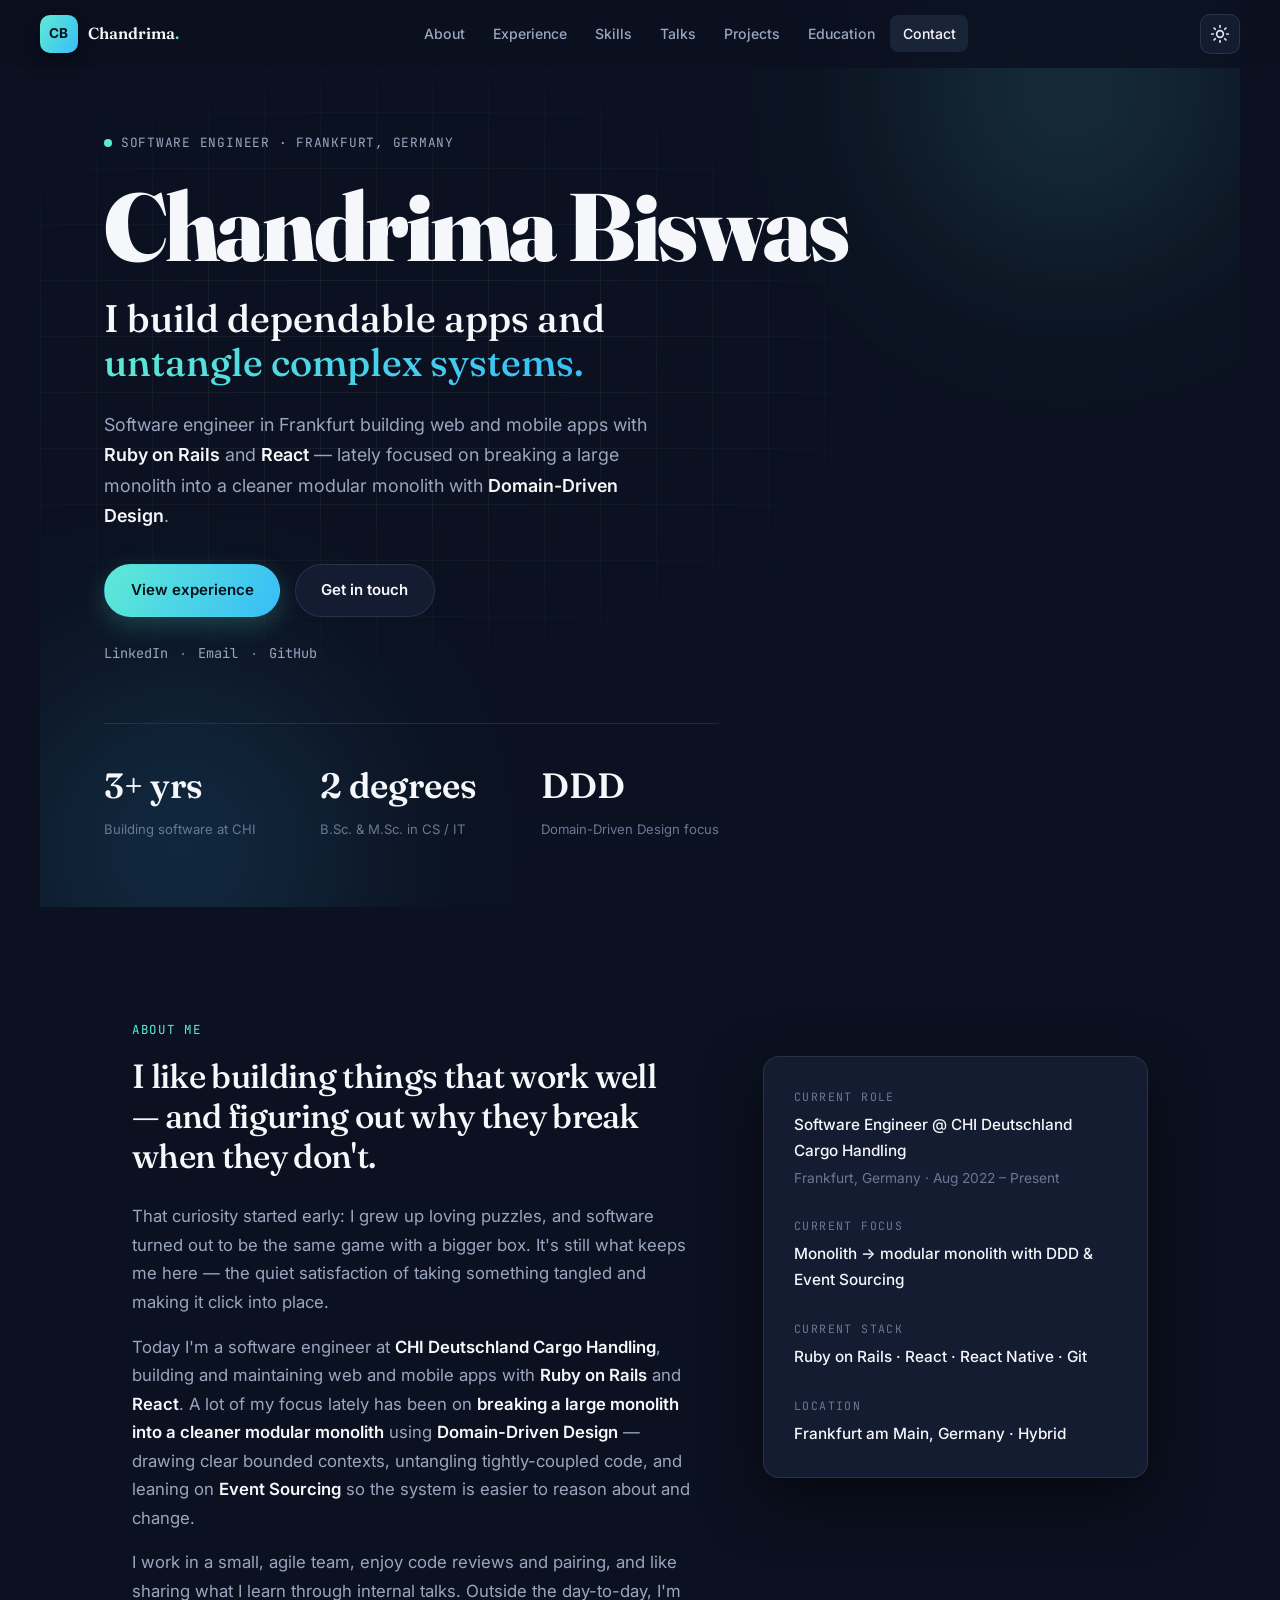
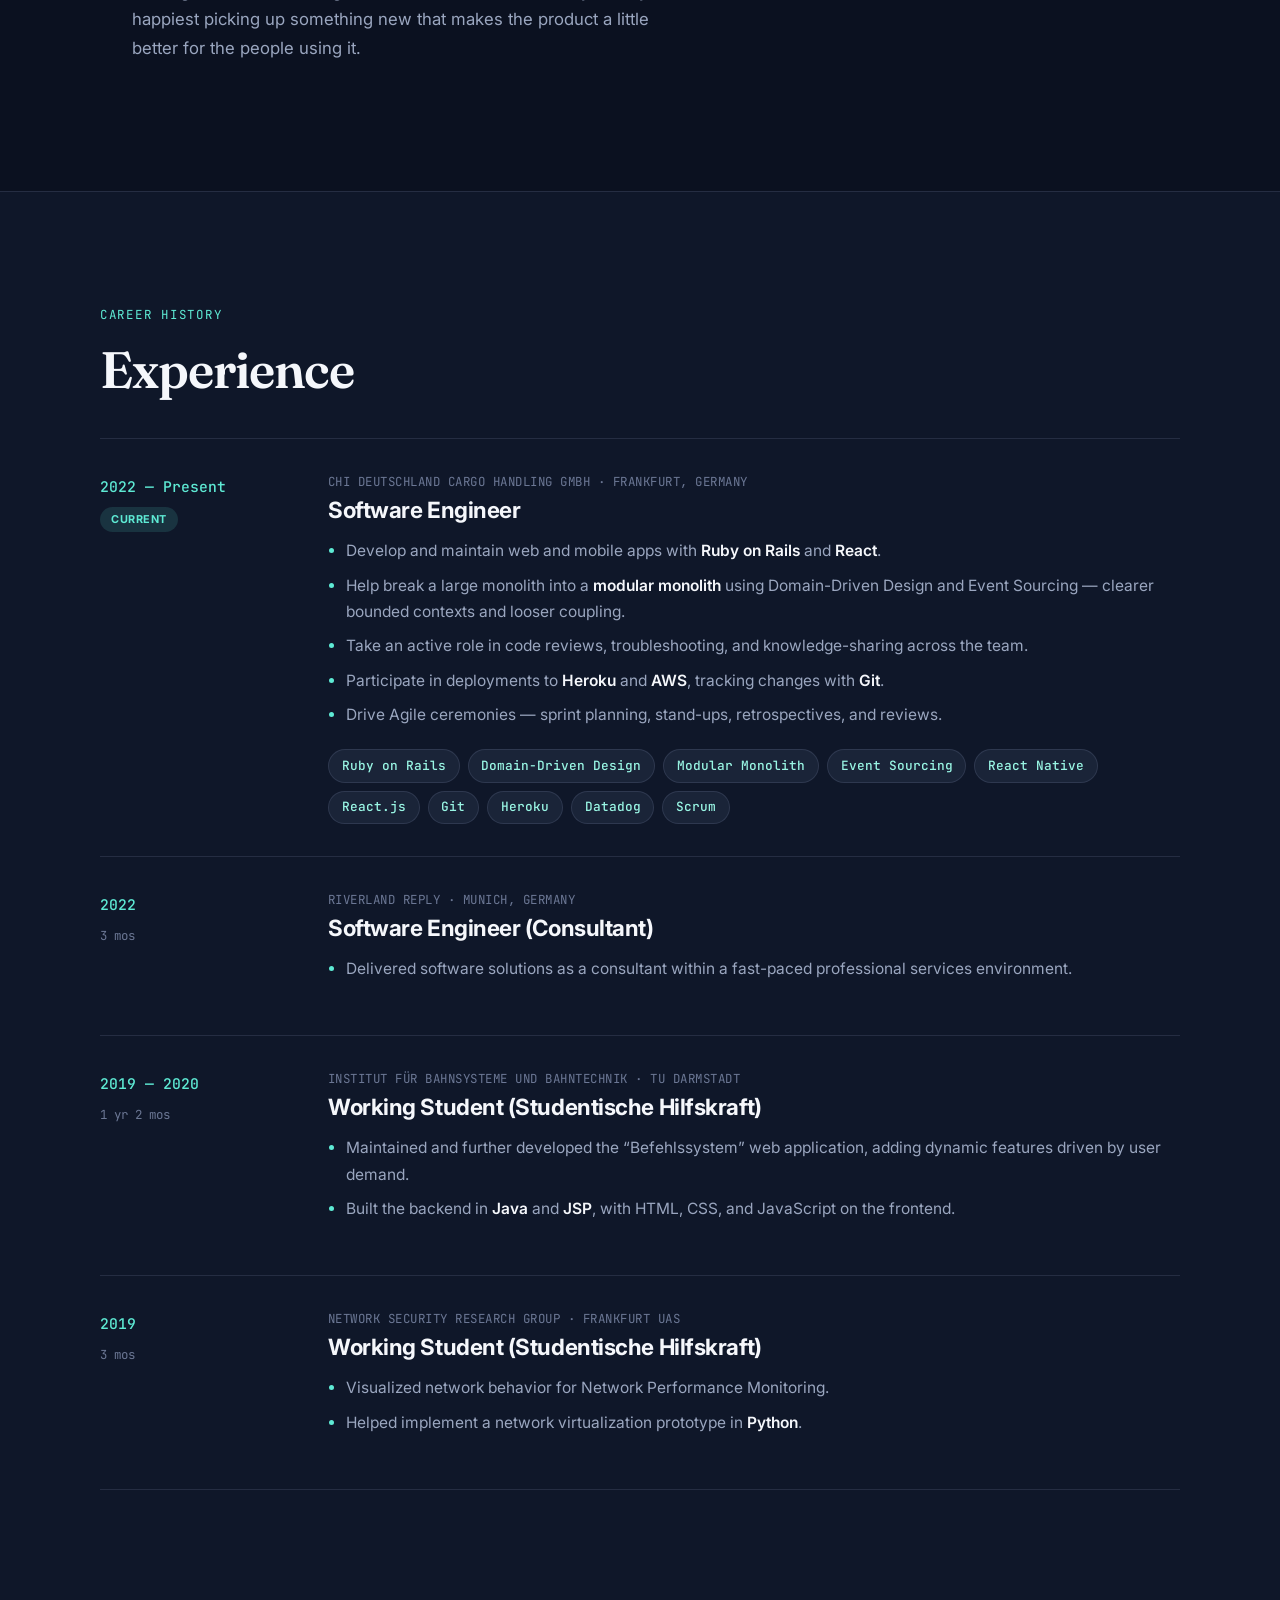
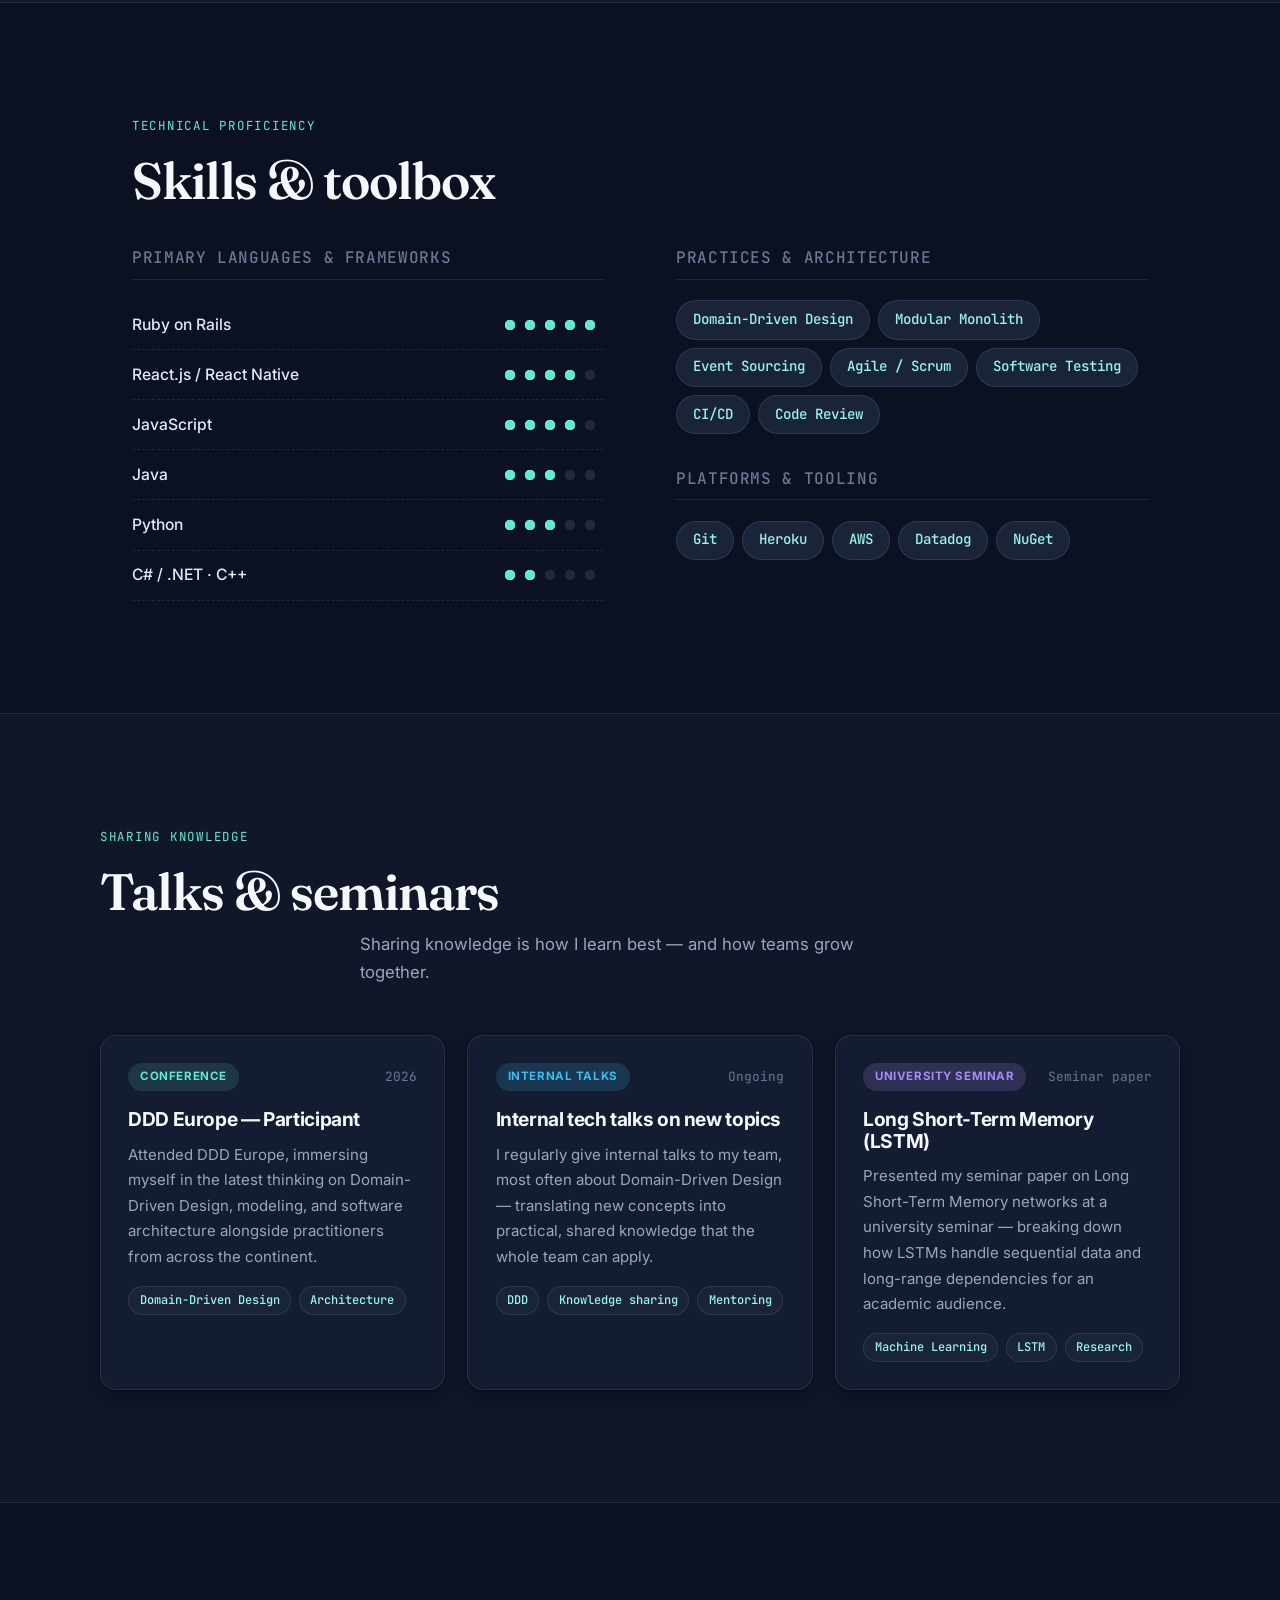
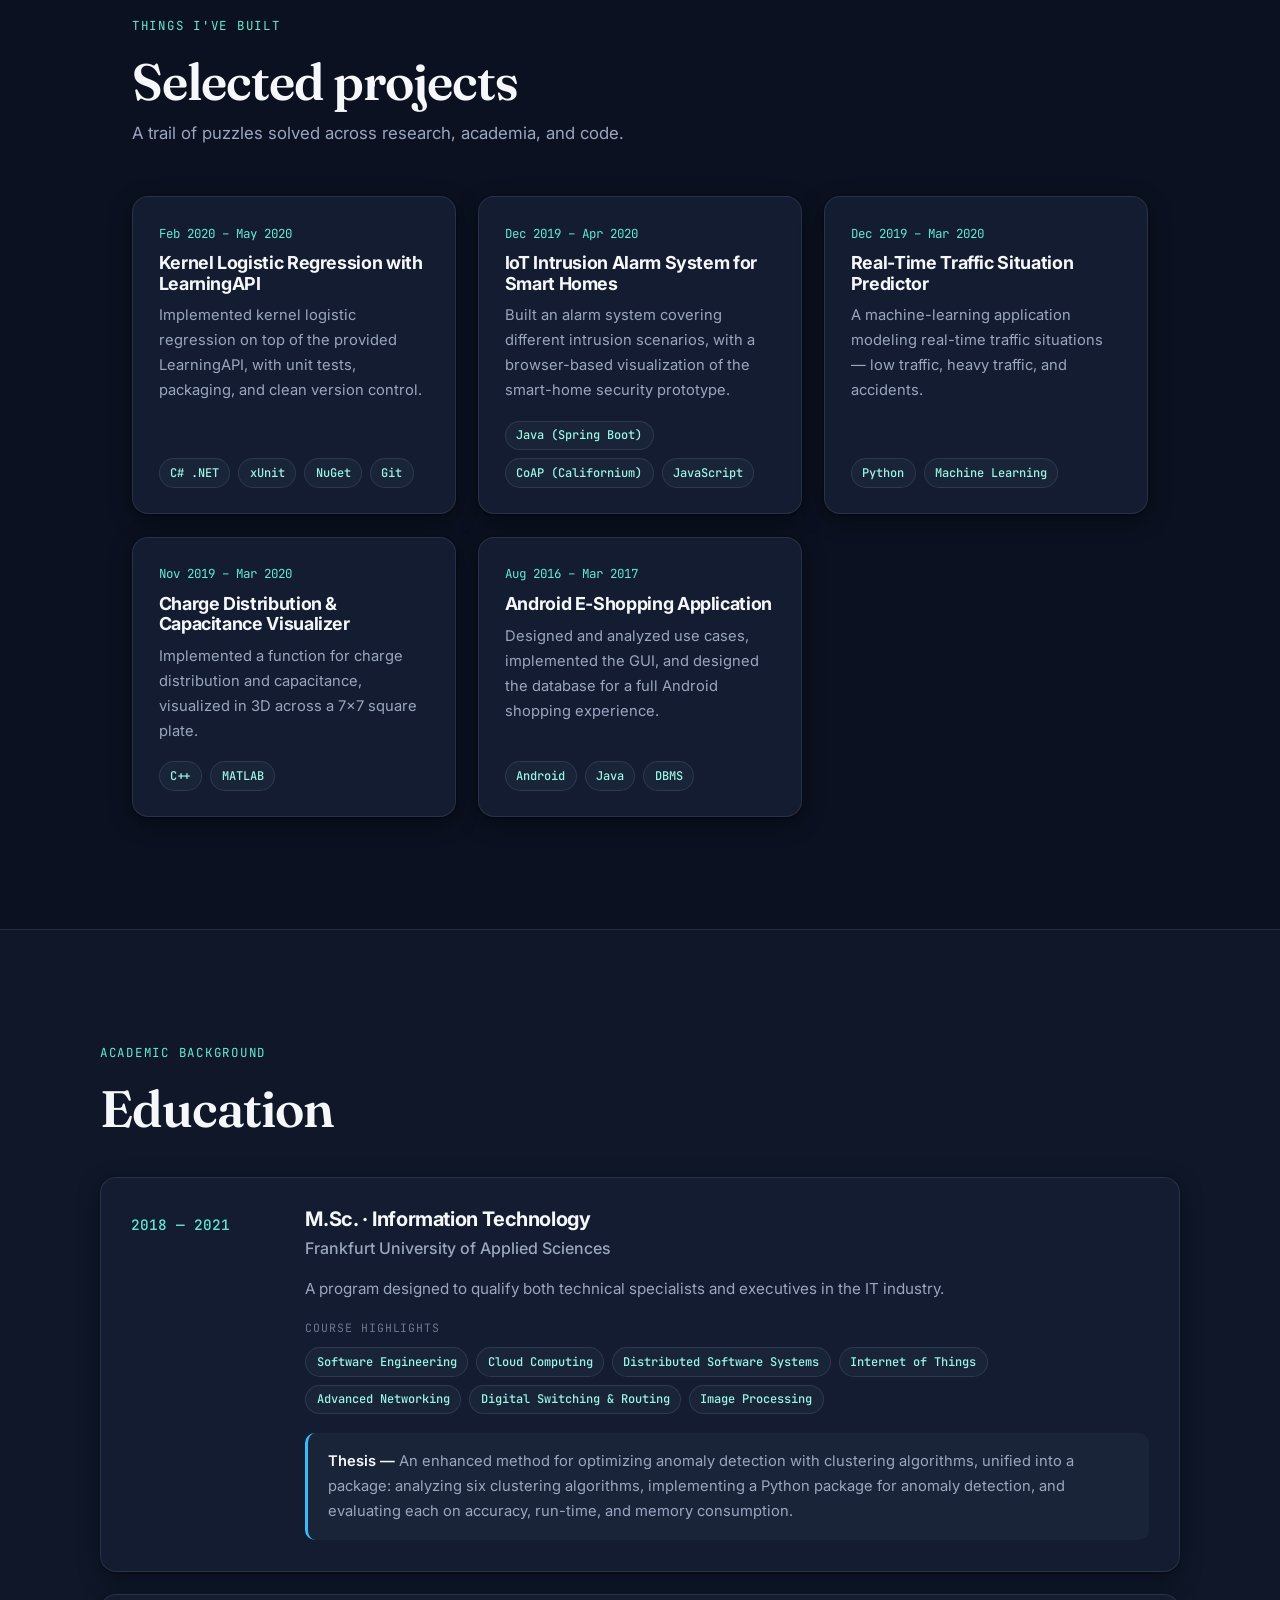
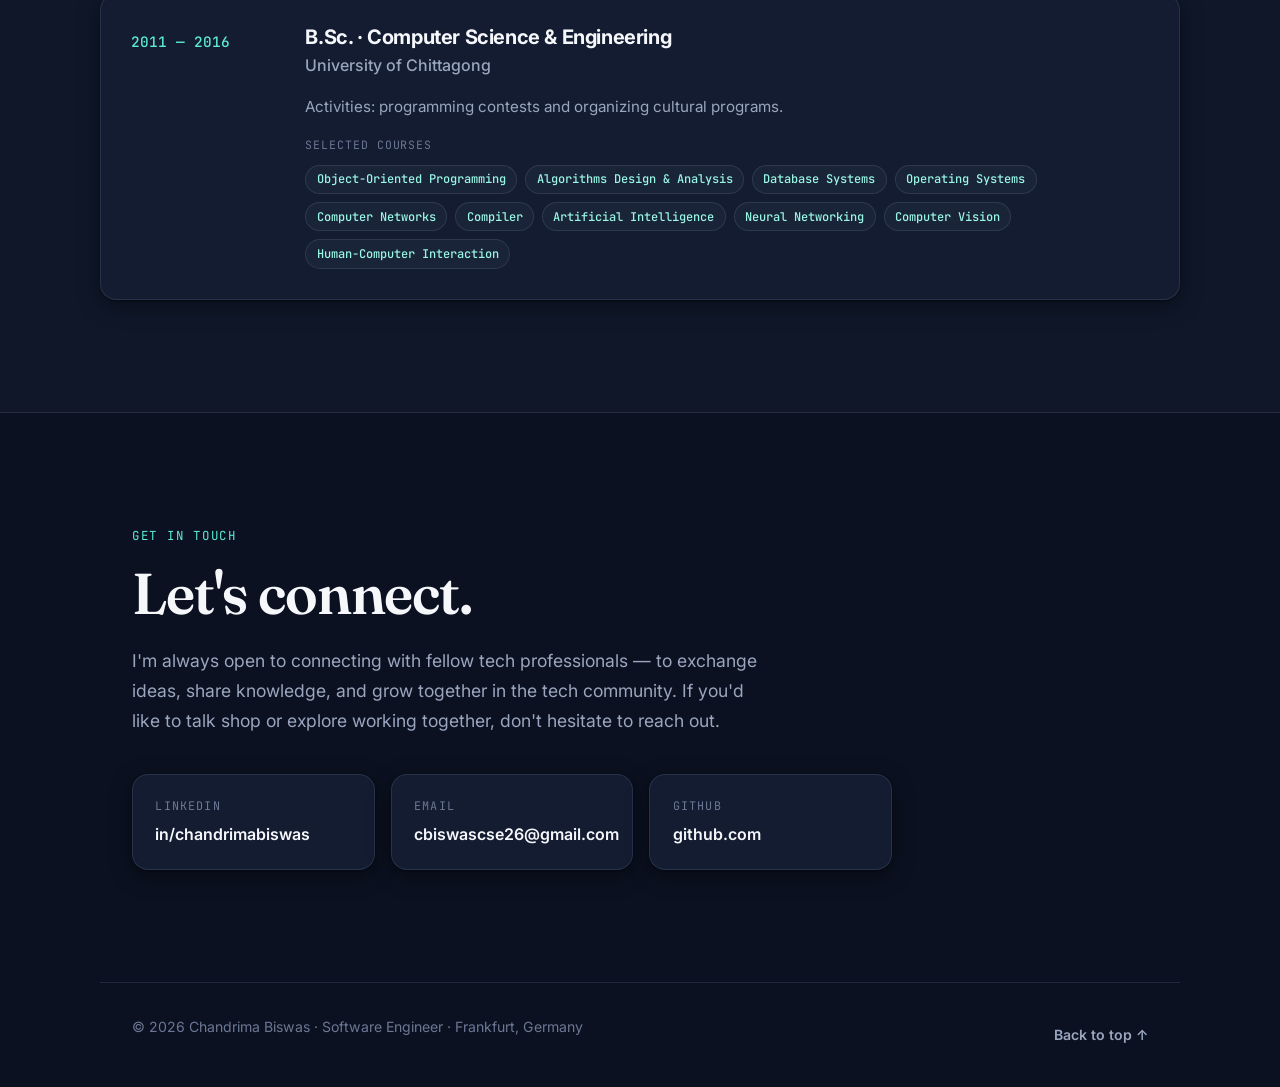
<file: index.html>
<!DOCTYPE html>
<html lang="en">
  <head>
    <meta charset="UTF-8" />
    <meta name="viewport" content="width=device-width, initial-scale=1.0" />
    <meta
      name="description"
      content="Chandrima Biswas — Software Engineer in Frankfurt. Ruby on Rails, React, and Domain-Driven Design."
    />
    <meta name="author" content="Chandrima Biswas" />
    <title>Chandrima Biswas · Software Engineer</title>
    <link rel="preconnect" href="https://fonts.googleapis.com" />
    <link rel="preconnect" href="https://fonts.gstatic.com" crossorigin />
    <link
      href="https://fonts.googleapis.com/css2?family=Fraunces:opsz,wght@9..144,400;9..144,500;9..144,600;9..144,700;9..144,900&family=Inter:wght@400;500;600;700&family=JetBrains+Mono:wght@400;500&[...]"
      rel="stylesheet"
    />
    <link rel="stylesheet" href="styles.css" />
    <link
      rel="icon"
      href="data:image/svg+xml,%3Csvg xmlns='http://www.w3.org/2000/svg' viewBox='0 0 100 100'%3E%3Ctext y='.9em' font-size='90'%3E%F0%9F%A7%A9%3C/text%3E%3C/svg%3E"
    />
  </head>
  <body>
    <!-- Progress bar -->
    <div class="scroll-progress" id="scrollProgress"></div>

    <!-- Navigation -->
    <header class="nav" id="nav">
      <a href="#top" class="nav__brand">
        <span class="nav__brand-mark">CB</span>
        <span class="nav__brand-name">Chandrima<span class="nav__brand-dot">.</span></span>
      </a>
      <nav class="nav__links" id="navLinks">
        <a href="#about">About</a>
        <a href="#experience">Experience</a>
        <a href="#skills">Skills</a>
        <a href="#talks">Talks</a>
        <a href="#projects">Projects</a>
        <a href="#education">Education</a>
        <a href="#contact">Contact</a>
      </nav>
      <div class="nav__actions">
        <button
          class="theme-toggle"
          id="themeToggle"
          aria-label="Toggle color theme"
        >
          <svg class="theme-toggle__sun" viewBox="0 0 24 24" width="20" height="20">
            <circle cx="12" cy="12" r="4" />
            <path
              d="M12 2v2M12 20v2M4.93 4.93l1.41 1.41M17.66 17.66l1.41 1.41M2 12h2M20 12h2M4.93 19.07l1.41-1.41M17.66 6.34l1.41-1.41"
            />
          </svg>
          <svg class="theme-toggle__moon" viewBox="0 0 24 24" width="20" height="20">
            <path d="M21 12.79A9 9 0 1 1 11.21 3 7 7 0 0 0 21 12.79z" />
          </svg>
        </button>
        <button class="nav__burger" id="navBurger" aria-label="Open menu">
          <span></span><span></span><span></span>
        </button>
      </div>
    </header>

    <main id="top">
      <!-- Hero -->
      <section class="hero">
        <div class="hero__bg" aria-hidden="true">
          <div class="hero__blob hero__blob--1"></div>
          <div class="hero__blob hero__blob--2"></div>
          <div class="hero__grid"></div>
        </div>
        <div class="hero__inner reveal">
          <p class="hero__eyebrow">
            <span class="hero__dot"></span> Software Engineer · Frankfurt, Germany
          </p>
          <h1 class="hero__name">
            Chandrima <span class="hero__last">Biswas</span>
          </h1>
          <p class="hero__tag">
            I build dependable apps and<br />
            <span class="grad-text">untangle complex systems.</span>
          </p>
          <p class="hero__intro">
            Software engineer in Frankfurt building web and mobile apps with
            <strong>Ruby on Rails</strong> and <strong>React</strong> — lately
            focused on breaking a large monolith into a cleaner modular monolith
            with <strong>Domain-Driven Design</strong>.
          </p>
          <div class="hero__cta">
            <a href="#experience" class="btn btn--primary">View experience</a>
            <a href="#contact" class="btn btn--ghost">Get in touch</a>
          </div>
          <div class="hero__social">
            <a href="https://www.linkedin.com/in/chandrimabiswas/" target="_blank" rel="noopener">LinkedIn</a>
            <span aria-hidden="true">·</span>
            <a href="mailto:cbiswascse26@gmail.com">Email</a>
            <span aria-hidden="true">·</span>
            <a href="https://github.com/cbiswascse" target="_blank" rel="noopener">GitHub</a>
          </div>
        </div>
        <ul class="hero__stats reveal">
          <li>
            <strong>3+ yrs</strong>
            <span>Building software at CHI</span>
          </li>
          <li>
            <strong>2 degrees</strong>
            <span>B.Sc. &amp; M.Sc. in CS / IT</span>
          </li>
          <li>
            <strong>DDD</strong>
            <span>Domain-Driven Design focus</span>
          </li>
        </ul>
      </section>

      <!-- About / Story -->
      <section class="section" id="about">
        <p class="section__eyebrow">About me</p>
        <div class="about">
          <div class="about__story reveal">
            <h2 class="about__headline">
              I like building things that work well — and figuring out why they
              break when they don't.
            </h2>
            <p>
              That curiosity started early: I grew up loving puzzles, and software
              turned out to be the same game with a bigger box. It's still what
              keeps me here — the quiet satisfaction of taking something tangled
              and making it click into place.
            </p>
            <p>
              Today I'm a software engineer at
              <strong>CHI Deutschland Cargo Handling</strong>, building and
              maintaining web and mobile apps with
              <strong>Ruby on Rails</strong> and <strong>React</strong>. A lot of
              my focus lately has been on
              <strong>breaking a large monolith into a cleaner modular monolith</strong>
              using <strong>Domain-Driven Design</strong> — drawing clear bounded
              contexts, untangling tightly-coupled code, and leaning on
              <strong>Event Sourcing</strong> so the system is easier to reason
              about and change.
            </p>
            <p>
              I work in a small, agile team, enjoy code reviews and pairing, and
              like sharing what I learn through internal talks. Outside the
              day-to-day, I'm happiest picking up something new that makes the
              product a little better for the people using it.
            </p>
          </div>
          <aside class="about__panel reveal">
            <div class="fact">
              <p class="fact__label">Current role</p>
              <p class="fact__value">
                Software Engineer @ CHI Deutschland Cargo Handling
                <span>Frankfurt, Germany · Aug 2022 – Present</span>
              </p>
            </div>
            <div class="fact">
              <p class="fact__label">Current focus</p>
              <p class="fact__value">
                Monolith → modular monolith with DDD &amp; Event Sourcing
              </p>
            </div>
            <div class="fact">
              <p class="fact__label">Current stack</p>
              <p class="fact__value">
                Ruby on Rails · React · React Native · Git
              </p>
            </div>
            <div class="fact">
              <p class="fact__label">Location</p>
              <p class="fact__value">Frankfurt am Main, Germany · Hybrid</p>
            </div>
          </aside>
        </div>
      </section>

      <!-- Experience -->
      <section class="section section--alt" id="experience">
        <p class="section__eyebrow">Career history</p>
        <h2 class="section__title">Experience</h2>
        <div class="xp">
          <article class="xp__item reveal">
            <div class="xp__when">
              <span class="xp__years">2022 — Present</span>
              <span class="badge badge--live">Current</span>
            </div>
            <div class="xp__what">
              <p class="xp__org">CHI Deutschland Cargo Handling GmbH · Frankfurt, Germany</p>
              <h3 class="xp__role">Software Engineer</h3>
              <ul class="xp__points">
                <li>
                  Develop and maintain web and mobile apps with
                  <strong>Ruby on Rails</strong> and <strong>React</strong>.
                </li>
                <li>
                  Help break a large monolith into a
                  <strong>modular monolith</strong> using Domain-Driven Design and
                  Event Sourcing — clearer bounded contexts and looser coupling.
                </li>
                <li>
                  Take an active role in code reviews, troubleshooting, and
                  knowledge-sharing across the team.
                </li>
                <li>
                  Participate in deployments to <strong>Heroku</strong> and
                  <strong>AWS</strong>, tracking changes with <strong>Git</strong>.
                </li>
                <li>
                  Drive Agile ceremonies — sprint planning, stand-ups,
                  retrospectives, and reviews.
                </li>
              </ul>
              <ul class="chips">
                <li>Ruby on Rails</li>
                <li>Domain-Driven Design</li>
                <li>Modular Monolith</li>
                <li>Event Sourcing</li>
                <li>React Native</li>
                <li>React.js</li>
                <li>Git</li>
                <li>Heroku</li>
                <li>Datadog</li>
                <li>Scrum</li>
              </ul>
            </div>
          </article>

          <article class="xp__item reveal">
            <div class="xp__when">
              <span class="xp__years">2022</span>
              <span class="xp__sub">3 mos</span>
            </div>
            <div class="xp__what">
              <p class="xp__org">Riverland Reply · Munich, Germany</p>
              <h3 class="xp__role">Software Engineer (Consultant)</h3>
              <ul class="xp__points">
                <li>
                  Delivered software solutions as a consultant within a fast-paced
                  professional services environment.
                </li>
              </ul>
            </div>
          </article>

          <article class="xp__item reveal">
            <div class="xp__when">
              <span class="xp__years">2019 — 2020</span>
              <span class="xp__sub">1 yr 2 mos</span>
            </div>
            <div class="xp__what">
              <p class="xp__org">
                Institut für Bahnsysteme und Bahntechnik · TU Darmstadt
              </p>
              <h3 class="xp__role">Working Student (Studentische Hilfskraft)</h3>
              <ul class="xp__points">
                <li>
                  Maintained and further developed the “Befehlssystem” web
                  application, adding dynamic features driven by user demand.
                </li>
                <li>
                  Built the backend in <strong>Java</strong> and
                  <strong>JSP</strong>, with HTML, CSS, and JavaScript on the
                  frontend.
                </li>
              </ul>
            </div>
          </article>

          <article class="xp__item reveal">
            <div class="xp__when">
              <span class="xp__years">2019</span>
              <span class="xp__sub">3 mos</span>
            </div>
            <div class="xp__what">
              <p class="xp__org">
                Network Security Research Group · Frankfurt UAS
              </p>
              <h3 class="xp__role">Working Student (Studentische Hilfskraft)</h3>
              <ul class="xp__points">
                <li>
                  Visualized network behavior for Network Performance Monitoring.
                </li>
                <li>
                  Helped implement a network virtualization prototype in
                  <strong>Python</strong>.
                </li>
              </ul>
            </div>
          </article>
        </div>
      </section>

      <!-- Skills -->
      <section class="section" id="skills">
        <p class="section__eyebrow">Technical proficiency</p>
        <h2 class="section__title">Skills &amp; toolbox</h2>
        <div class="skills">
          <div class="skills__col reveal">
            <h3 class="skills__heading">Primary languages &amp; frameworks</h3>
            <div class="skill">
              <span class="skill__name">Ruby on Rails</span>
              <span class="dots" data-level="5" aria-hidden="true"></span>
            </div>
            <div class="skill">
              <span class="skill__name">React.js / React Native</span>
              <span class="dots" data-level="4" aria-hidden="true"></span>
            </div>
            <div class="skill">
              <span class="skill__name">JavaScript</span>
              <span class="dots" data-level="4" aria-hidden="true"></span>
            </div>
            <div class="skill">
              <span class="skill__name">Java</span>
              <span class="dots" data-level="3" aria-hidden="true"></span>
            </div>
            <div class="skill">
              <span class="skill__name">Python</span>
              <span class="dots" data-level="3" aria-hidden="true"></span>
            </div>
            <div class="skill">
              <span class="skill__name">C# / .NET · C++</span>
              <span class="dots" data-level="2" aria-hidden="true"></span>
            </div>
          </div>

          <div class="skills__col reveal">
            <h3 class="skills__heading">Practices &amp; architecture</h3>
            <ul class="chips chips--lg">
              <li>Domain-Driven Design</li>
              <li>Modular Monolith</li>
              <li>Event Sourcing</li>
              <li>Agile / Scrum</li>
              <li>Software Testing</li>
              <li>CI/CD</li>
              <li>Code Review</li>
            </ul>

            <h3 class="skills__heading skills__heading--mt">
              Platforms &amp; tooling
            </h3>
            <ul class="chips chips--lg">
              <li>Git</li>
              <li>Heroku</li>
              <li>AWS</li>
              <li>Datadog</li>
              <li>NuGet</li>
            </ul>
          </div>
        </div>
      </section>

      <!-- Talks & Seminars  (kept as-is) -->
      <section class="section section--alt" id="talks">
        <p class="section__eyebrow">Sharing knowledge</p>
        <h2 class="section__title">Talks &amp; seminars</h2>
        <p class="section__sub">
          Sharing knowledge is how I learn best — and how teams grow together.
        </p>
        <div class="talks">
          <article class="talk reveal">
            <div class="talk__top">
              <span class="talk__tag">Conference</span>
              <span class="talk__year">2026</span>
            </div>
            <h3 class="talk__title">DDD Europe — Participant</h3>
            <p class="talk__desc">
              Attended DDD Europe, immersing myself in the latest thinking on
              Domain-Driven Design, modeling, and software architecture alongside
              practitioners from across the continent.
            </p>
            <ul class="chips chips--sm">
              <li>Domain-Driven Design</li>
              <li>Architecture</li>
            </ul>
          </article>

          <article class="talk reveal">
            <div class="talk__top">
              <span class="talk__tag talk__tag--alt">Internal talks</span>
              <span class="talk__year">Ongoing</span>
            </div>
            <h3 class="talk__title">Internal tech talks on new topics</h3>
            <p class="talk__desc">
              I regularly give internal talks to my team, most often about
              Domain-Driven Design — translating new concepts into practical,
              shared knowledge that the whole team can apply.
            </p>
            <ul class="chips chips--sm">
              <li>DDD</li>
              <li>Knowledge sharing</li>
              <li>Mentoring</li>
            </ul>
          </article>

          <article class="talk reveal">
            <div class="talk__top">
              <span class="talk__tag talk__tag--uni">University seminar</span>
              <span class="talk__year">Seminar paper</span>
            </div>
            <h3 class="talk__title">Long Short-Term Memory (LSTM)</h3>
            <p class="talk__desc">
              Presented my seminar paper on Long Short-Term Memory networks at a
              university seminar — breaking down how LSTMs handle sequential data
              and long-range dependencies for an academic audience.
            </p>
            <ul class="chips chips--sm">
              <li>Machine Learning</li>
              <li>LSTM</li>
              <li>Research</li>
            </ul>
          </article>
        </div>
      </section>

      <!-- Selected projects  (kept as-is) -->
      <section class="section" id="projects">
        <p class="section__eyebrow">Things I've built</p>
        <h2 class="section__title">Selected projects</h2>
        <p class="section__sub">
          A trail of puzzles solved across research, academia, and code.
        </p>
        <div class="projects">
          <article class="pcard reveal">
            <span class="pcard__date">Feb 2020 – May 2020</span>
            <h3 class="pcard__title">Kernel Logistic Regression with LearningAPI</h3>
            <p class="pcard__desc">
              Implemented kernel logistic regression on top of the provided
              LearningAPI, with unit tests, packaging, and clean version control.
            </p>
            <ul class="chips chips--sm">
              <li>C# .NET</li>
              <li>xUnit</li>
              <li>NuGet</li>
              <li>Git</li>
            </ul>
          </article>

          <article class="pcard reveal">
            <span class="pcard__date">Dec 2019 – Apr 2020</span>
            <h3 class="pcard__title">IoT Intrusion Alarm System for Smart Homes</h3>
            <p class="pcard__desc">
              Built an alarm system covering different intrusion scenarios, with a
              browser-based visualization of the smart-home security prototype.
            </p>
            <ul class="chips chips--sm">
              <li>Java (Spring Boot)</li>
              <li>CoAP (Californium)</li>
              <li>JavaScript</li>
            </ul>
          </article>

          <article class="pcard reveal">
            <span class="pcard__date">Dec 2019 – Mar 2020</span>
            <h3 class="pcard__title">Real-Time Traffic Situation Predictor</h3>
            <p class="pcard__desc">
              A machine-learning application modeling real-time traffic situations —
              low traffic, heavy traffic, and accidents.
            </p>
            <ul class="chips chips--sm">
              <li>Python</li>
              <li>Machine Learning</li>
            </ul>
          </article>

          <article class="pcard reveal">
            <span class="pcard__date">Nov 2019 – Mar 2020</span>
            <h3 class="pcard__title">Charge Distribution &amp; Capacitance Visualizer</h3>
            <p class="pcard__desc">
              Implemented a function for charge distribution and capacitance,
              visualized in 3D across a 7×7 square plate.
            </p>
            <ul class="chips chips--sm">
              <li>C++</li>
              <li>MATLAB</li>
            </ul>
          </article>

          <article class="pcard reveal">
            <span class="pcard__date">Aug 2016 – Mar 2017</span>
            <h3 class="pcard__title">Android E-Shopping Application</h3>
            <p class="pcard__desc">
              Designed and analyzed use cases, implemented the GUI, and designed the
              database for a full Android shopping experience.
            </p>
            <ul class="chips chips--sm">
              <li>Android</li>
              <li>Java</li>
              <li>DBMS</li>
            </ul>
          </article>
        </div>
      </section>

      <!-- Education -->
      <section class="section section--alt" id="education">
        <p class="section__eyebrow">Academic background</p>
        <h2 class="section__title">Education</h2>
        <div class="edu">
          <article class="ecard reveal">
            <div class="ecard__year">2018 — 2021</div>
            <div class="ecard__body">
              <h3 class="ecard__deg">M.Sc. · Information Technology</h3>
              <p class="ecard__school">Frankfurt University of Applied Sciences</p>
              <p class="ecard__desc">
                A program designed to qualify both technical specialists and
                executives in the IT industry.
              </p>
              <p class="ecard__label">Course highlights</p>
              <ul class="chips chips--sm">
                <li>Software Engineering</li>
                <li>Cloud Computing</li>
                <li>Distributed Software Systems</li>
                <li>Internet of Things</li>
                <li>Advanced Networking</li>
                <li>Digital Switching &amp; Routing</li>
                <li>Image Processing</li>
              </ul>
              <div class="ecard__thesis">
                <strong>Thesis —</strong> An enhanced method for optimizing anomaly
                detection with clustering algorithms, unified into a package:
                analyzing six clustering algorithms, implementing a Python package
                for anomaly detection, and evaluating each on accuracy, run-time,
                and memory consumption.
              </div>
            </div>
          </article>

          <article class="ecard reveal">
            <div class="ecard__year">2011 — 2016</div>
            <div class="ecard__body">
              <h3 class="ecard__deg">B.Sc. · Computer Science &amp; Engineering</h3>
              <p class="ecard__school">University of Chittagong</p>
              <p class="ecard__desc">
                Activities: programming contests and organizing cultural programs.
              </p>
              <p class="ecard__label">Selected courses</p>
              <ul class="chips chips--sm">
                <li>Object-Oriented Programming</li>
                <li>Algorithms Design &amp; Analysis</li>
                <li>Database Systems</li>
                <li>Operating Systems</li>
                <li>Computer Networks</li>
                <li>Compiler</li>
                <li>Artificial Intelligence</li>
                <li>Neural Networking</li>
                <li>Computer Vision</li>
                <li>Human-Computer Interaction</li>
              </ul>
            </div>
          </article>
        </div>
      </section>

      <!-- Contact -->
      <section class="section section--contact" id="contact">
        <p class="section__eyebrow">Get in touch</p>
        <div class="contact reveal">
          <h2 class="contact__title">Let's connect.</h2>
          <p class="contact__sub">
            I'm always open to connecting with fellow tech professionals — to
            exchange ideas, share knowledge, and grow together in the tech
            community. If you'd like to talk shop or explore working together,
            don't hesitate to reach out.
          </p>
          <div class="contact__grid">
            <a
              class="contact__card"
              href="https://www.linkedin.com/in/chandrimabiswas/"
              target="_blank"
              rel="noopener"
            >
              <span class="contact__card-label">LinkedIn</span>
              <span class="contact__card-value">in/chandrimabiswas</span>
            </a>
            <a class="contact__card" href="mailto:hello@example.com">
              <span class="contact__card-label">Email</span>
              <span class="contact__card-value">cbiswascse26@gmail.com</span>
            </a>
            <a
              class="contact__card"
              href="https://github.com/"
              target="_blank"
              rel="noopener"
            >
              <span class="contact__card-label">GitHub</span>
              <span class="contact__card-value">github.com</span>
            </a>
          </div>
        </div>
      </section>
    </main>

    <footer class="footer">
      <p>© <span id="year"></span> Chandrima Biswas · Software Engineer · Frankfurt, Germany</p>
      <a href="#top" class="footer__top">Back to top ↑</a>
    </footer>

    <script src="script.js"></script>
  </body>
</html>
</file>
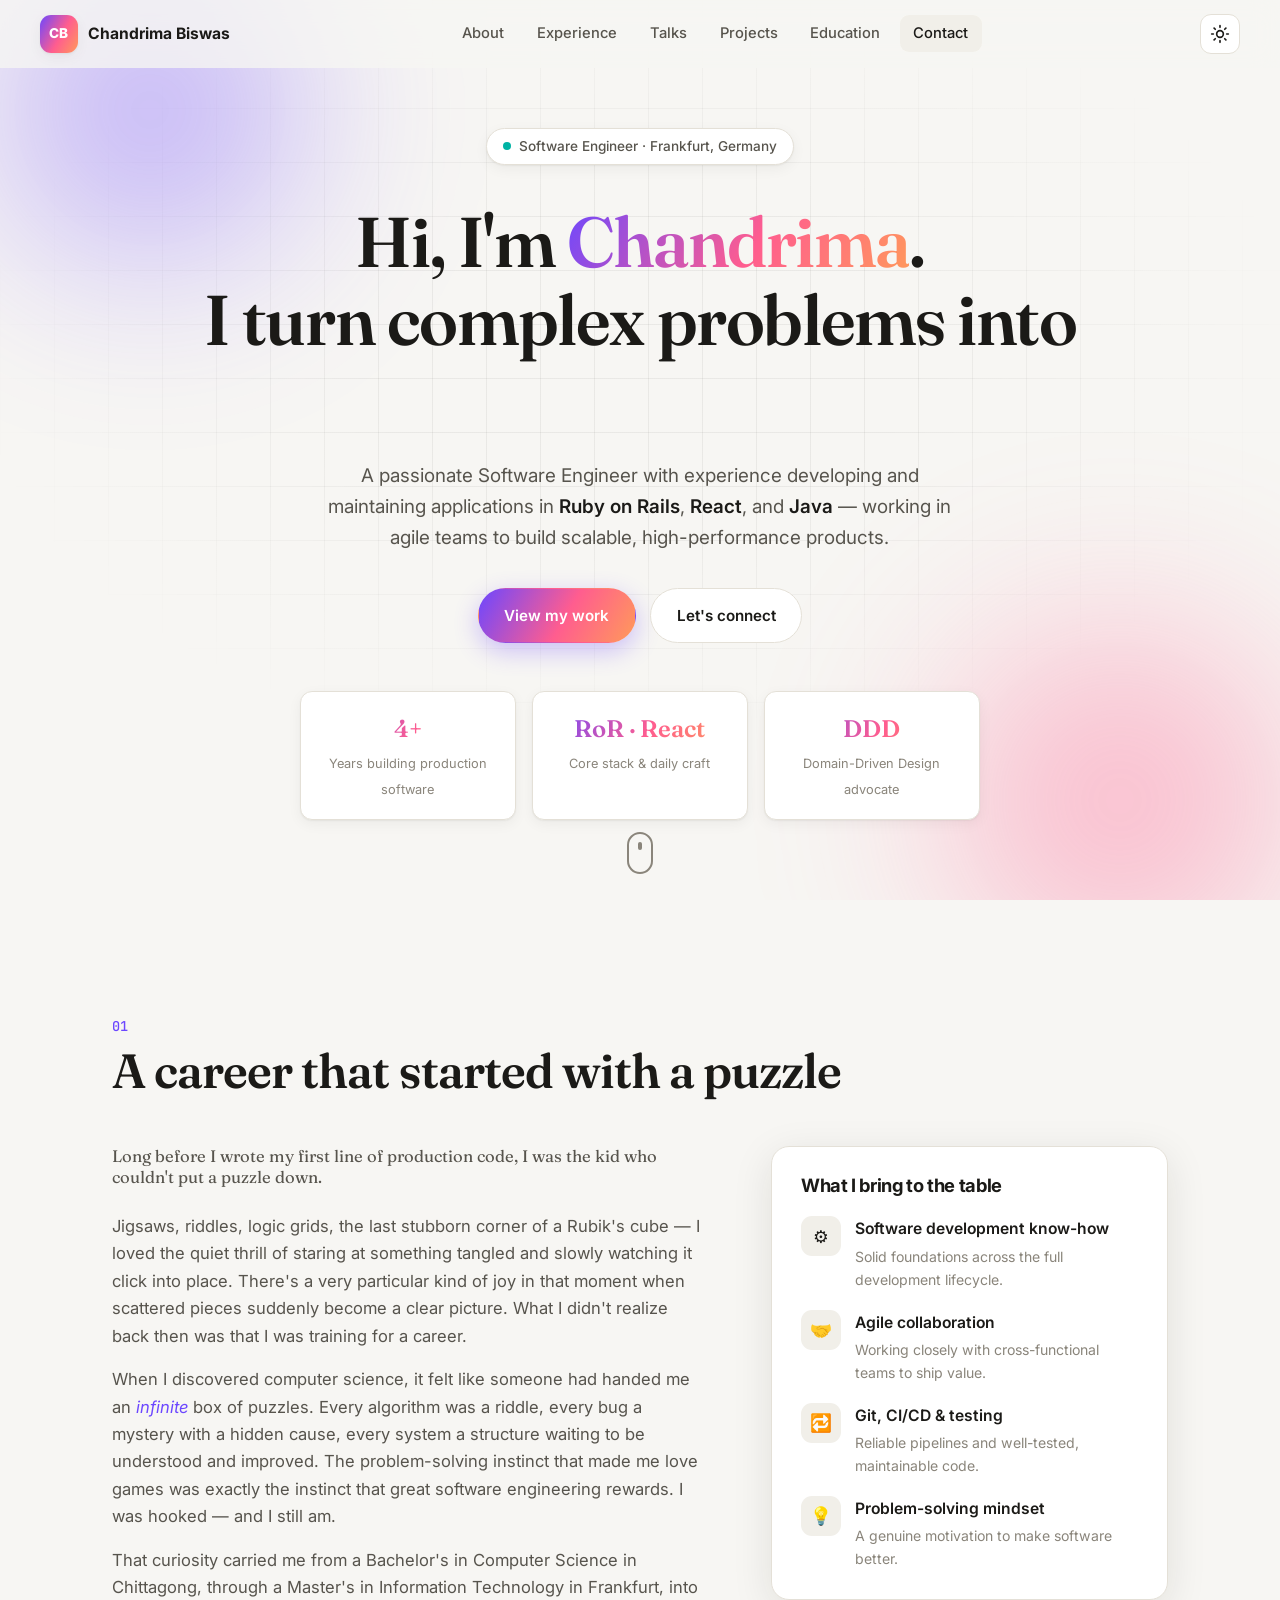
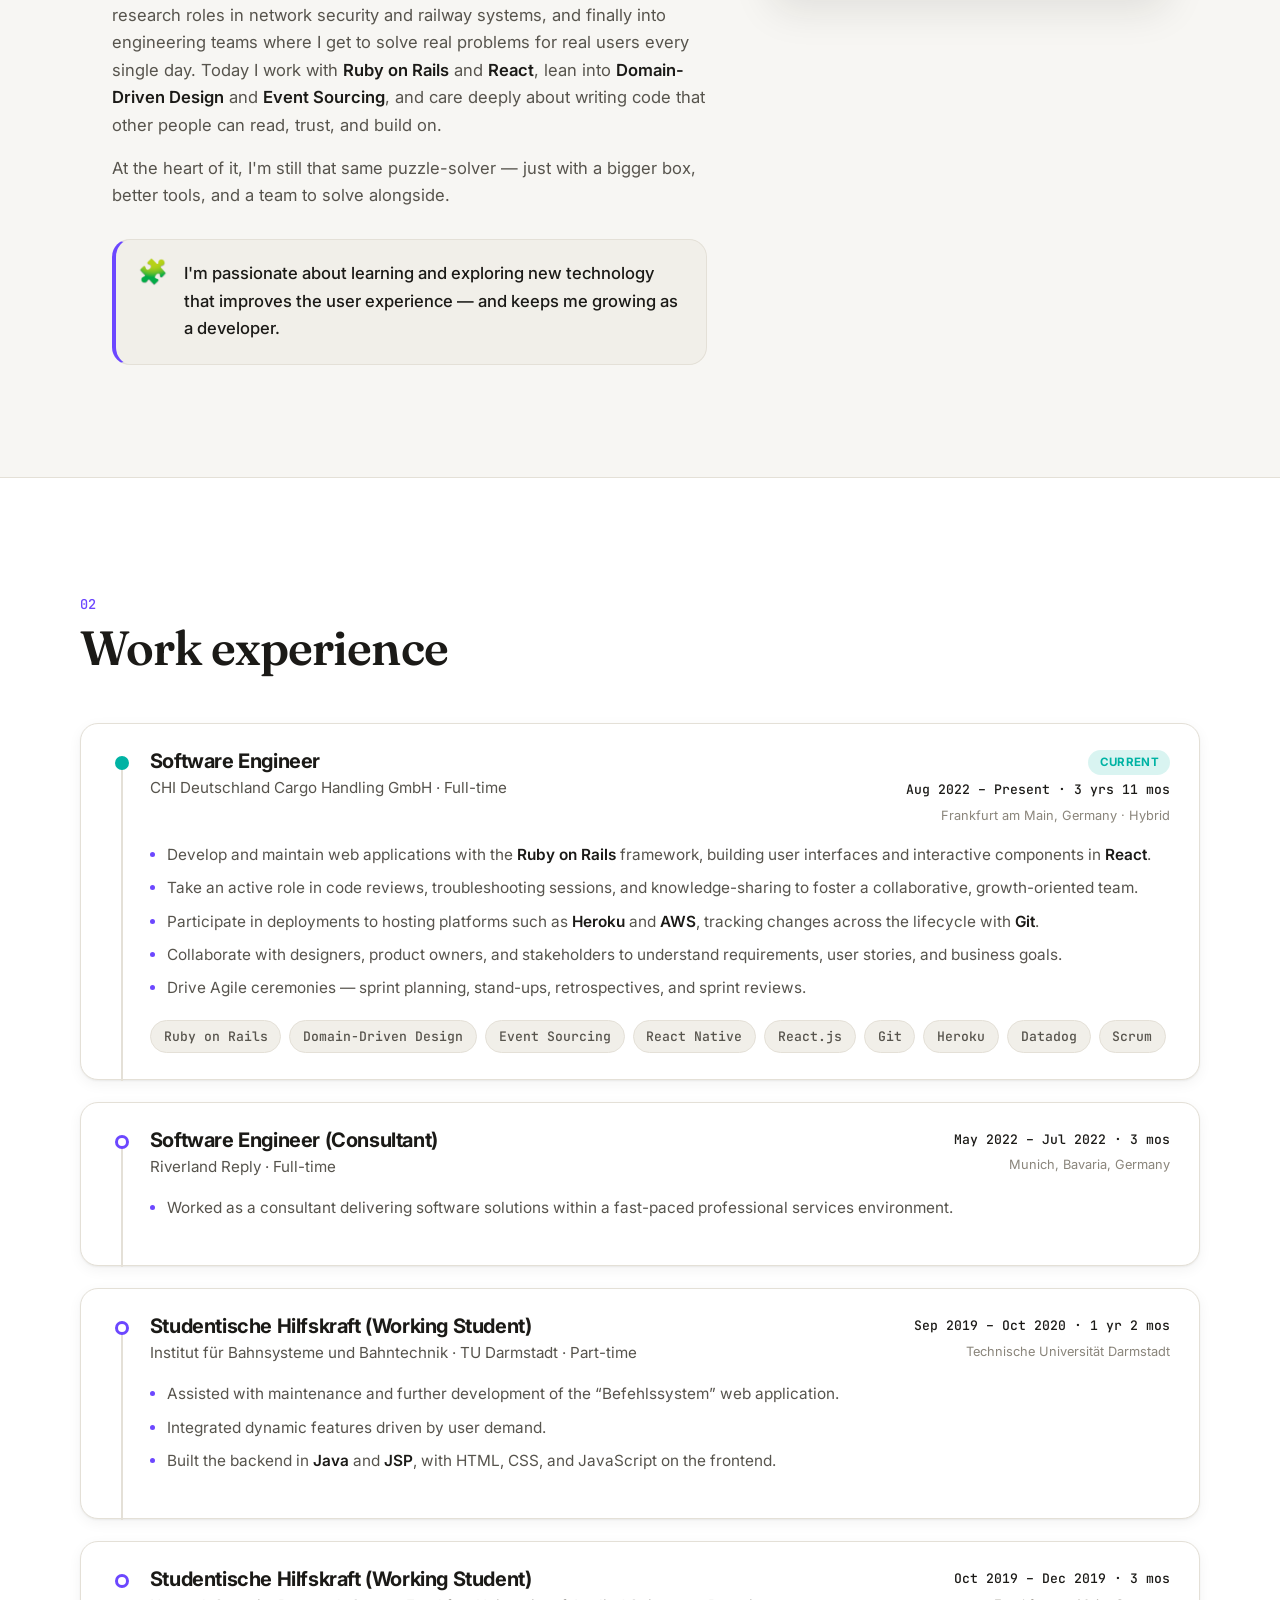
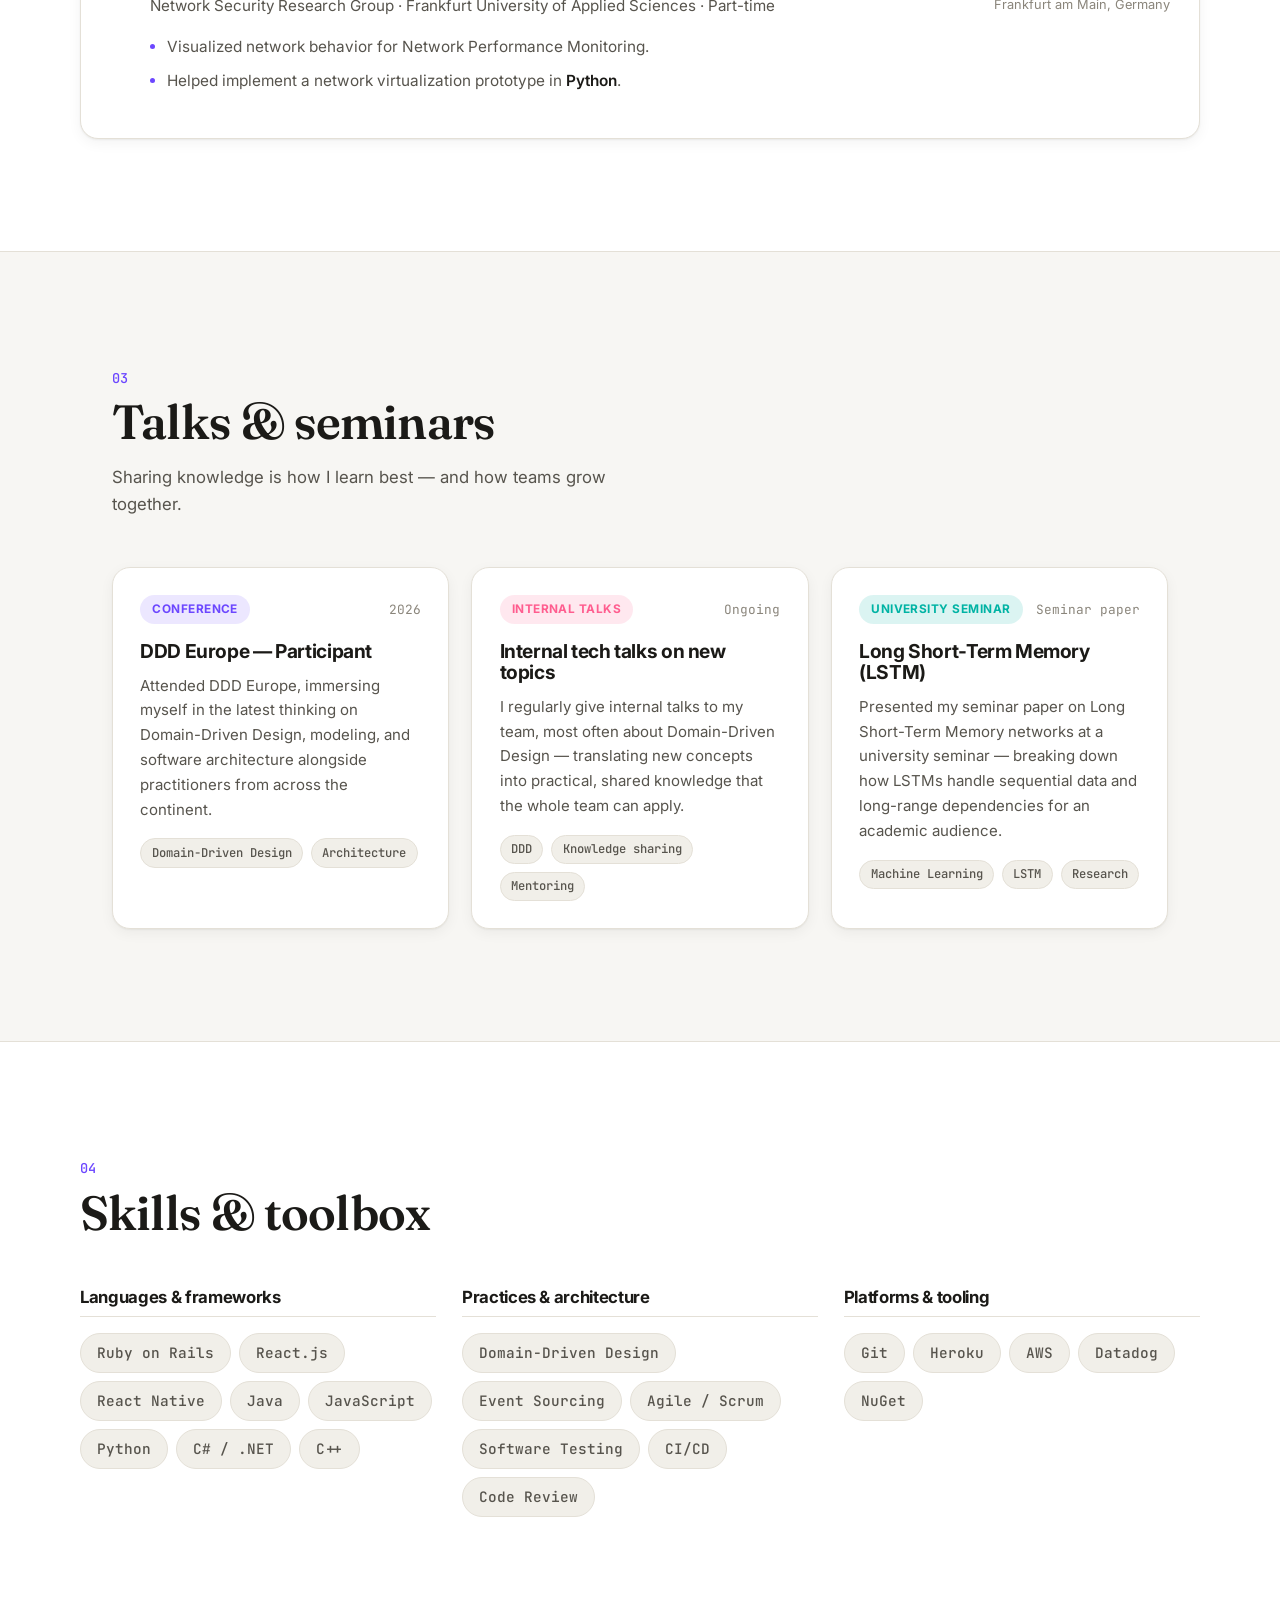
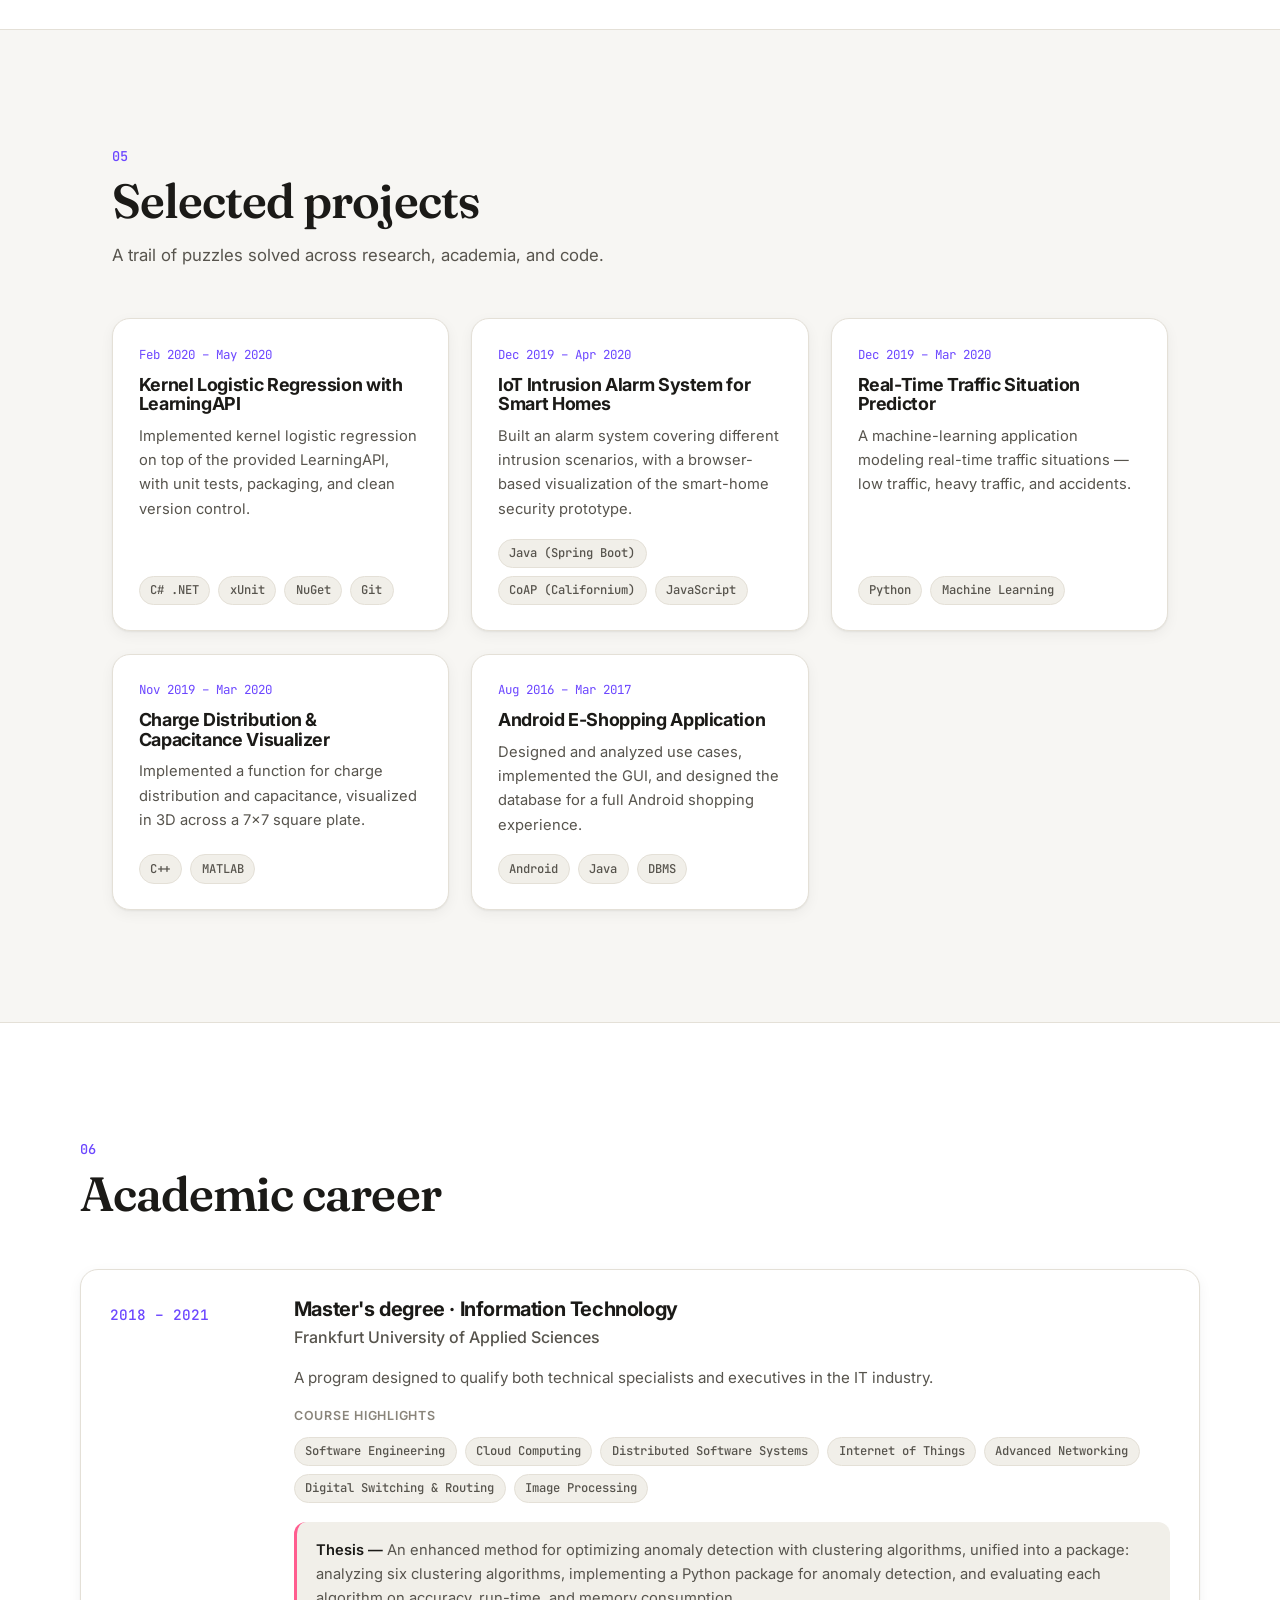
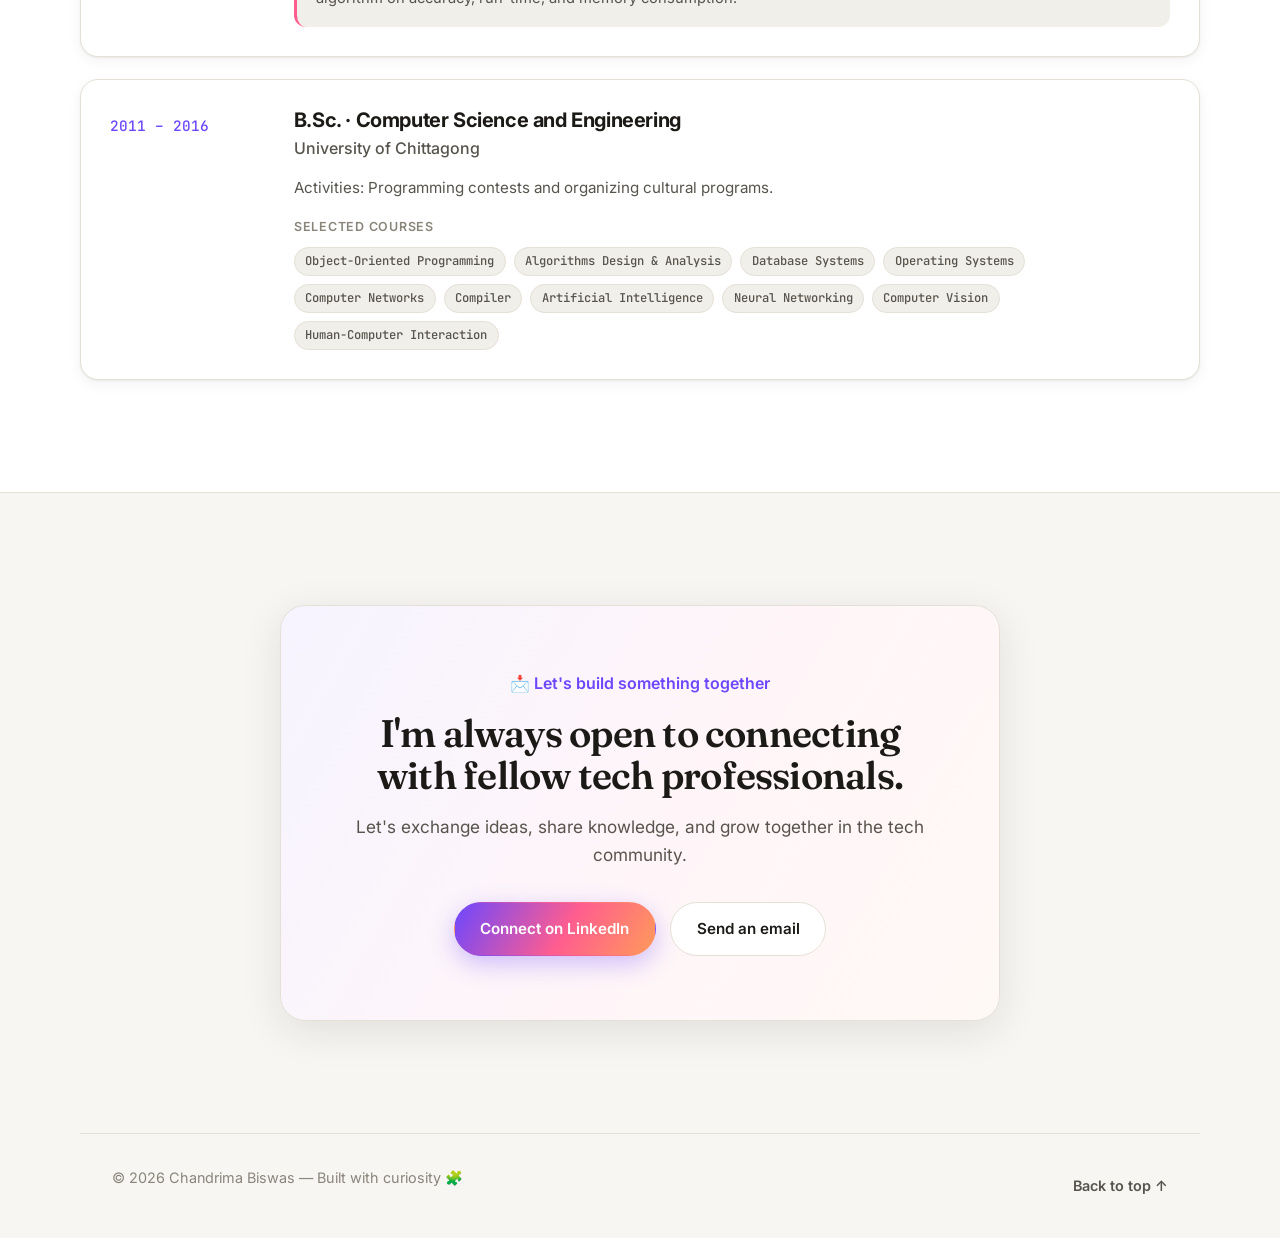
<file: index-v1.html>
<!DOCTYPE html>
<html lang="en">
  <head>
    <meta charset="UTF-8" />
    <meta name="viewport" content="width=device-width, initial-scale=1.0" />
    <meta
      name="description"
      content="Chandrima Biswas — Software Engineer specializing in Ruby on Rails, React, and Domain-Driven Design. Building scalable, high-performance applications."
    />
    <meta name="author" content="Chandrima Biswas" />
    <title>Chandrima Biswas · Software Engineer</title>
    <link rel="preconnect" href="https://fonts.googleapis.com" />
    <link rel="preconnect" href="https://fonts.gstatic.com" crossorigin />
    <link
      href="https://fonts.googleapis.com/css2?family=Fraunces:opsz,wght@9..144,400;9..144,500;9..144,600;9..144,700&family=Inter:wght@400;500;600;700;800&family=JetBrains+Mono:wght@400;500&display=swap"
      rel="stylesheet"
    />
    <link rel="stylesheet" href="styles-v1.css" />
    <link
      rel="icon"
      href="data:image/svg+xml,%3Csvg xmlns='http://www.w3.org/2000/svg' viewBox='0 0 100 100'%3E%3Ctext y='.9em' font-size='90'%3E%F0%9F%A7%A9%3C/text%3E%3C/svg%3E"
    />
  </head>
  <body>
    <!-- Progress bar -->
    <div class="scroll-progress" id="scrollProgress"></div>

    <!-- Navigation -->
    <header class="nav" id="nav">
      <a href="#top" class="nav__brand">
        <span class="nav__brand-mark">CB</span>
        <span class="nav__brand-name">Chandrima Biswas</span>
      </a>
      <nav class="nav__links" id="navLinks">
        <a href="#about">About</a>
        <a href="#experience">Experience</a>
        <a href="#talks">Talks</a>
        <a href="#projects">Projects</a>
        <a href="#education">Education</a>
        <a href="#contact">Contact</a>
      </nav>
      <div class="nav__actions">
        <button
          class="theme-toggle"
          id="themeToggle"
          aria-label="Toggle color theme"
        >
          <svg class="theme-toggle__sun" viewBox="0 0 24 24" width="20" height="20">
            <circle cx="12" cy="12" r="4" />
            <path
              d="M12 2v2M12 20v2M4.93 4.93l1.41 1.41M17.66 17.66l1.41 1.41M2 12h2M20 12h2M4.93 19.07l1.41-1.41M17.66 6.34l1.41-1.41"
            />
          </svg>
          <svg class="theme-toggle__moon" viewBox="0 0 24 24" width="20" height="20">
            <path d="M21 12.79A9 9 0 1 1 11.21 3 7 7 0 0 0 21 12.79z" />
          </svg>
        </button>
        <button class="nav__burger" id="navBurger" aria-label="Open menu">
          <span></span><span></span><span></span>
        </button>
      </div>
    </header>

    <main id="top">
      <!-- Hero -->
      <section class="hero">
        <div class="hero__bg" aria-hidden="true">
          <div class="hero__blob hero__blob--1"></div>
          <div class="hero__blob hero__blob--2"></div>
          <div class="hero__grid"></div>
        </div>
        <div class="hero__inner reveal">
          <p class="hero__eyebrow">
            <span class="hero__dot"></span> Software Engineer · Frankfurt, Germany
          </p>
          <h1 class="hero__title">
            Hi, I'm <span class="grad-text">Chandrima</span>.<br />
            I turn complex problems into<br />
            <span class="hero__rotate">
              <span class="hero__rotate-word">elegant software.</span>
              <span class="hero__rotate-word">scalable systems.</span>
              <span class="hero__rotate-word">solved puzzles.</span>
            </span>
          </h1>
          <p class="hero__lede">
            A passionate Software Engineer with experience developing and
            maintaining applications in
            <strong>Ruby on Rails</strong>, <strong>React</strong>, and
            <strong>Java</strong> — working in agile teams to build scalable,
            high-performance products.
          </p>
          <div class="hero__cta">
            <a href="#experience" class="btn btn--primary">View my work</a>
            <a href="#contact" class="btn btn--ghost">Let's connect</a>
          </div>
          <ul class="hero__stats">
            <li>
              <strong>4+</strong>
              <span>Years building production software</span>
            </li>
            <li>
              <strong>RoR · React</strong>
              <span>Core stack &amp; daily craft</span>
            </li>
            <li>
              <strong>DDD</strong>
              <span>Domain-Driven Design advocate</span>
            </li>
          </ul>
        </div>
        <a href="#about" class="hero__scroll" aria-label="Scroll to about">
          <span></span>
        </a>
      </section>

      <!-- About / Story -->
      <section class="section" id="about">
        <div class="section__head reveal">
          <span class="section__index">01</span>
          <h2 class="section__title">A career that started with a puzzle</h2>
        </div>
        <div class="about">
          <div class="about__story reveal">
            <p class="about__lead">
              Long before I wrote my first line of production code, I was the kid
              who couldn't put a puzzle down.
            </p>
            <p>
              Jigsaws, riddles, logic grids, the last stubborn corner of a Rubik's
              cube — I loved the quiet thrill of staring at something tangled and
              slowly watching it click into place. There's a very particular kind
              of joy in that moment when scattered pieces suddenly become a clear
              picture. What I didn't realize back then was that I was training for
              a career.
            </p>
            <p>
              When I discovered computer science, it felt like someone had handed
              me an <em>infinite</em> box of puzzles. Every algorithm was a riddle,
              every bug a mystery with a hidden cause, every system a structure
              waiting to be understood and improved. The problem-solving instinct
              that made me love games was exactly the instinct that great software
              engineering rewards. I was hooked — and I still am.
            </p>
            <p>
              That curiosity carried me from a Bachelor's in Computer Science in
              Chittagong, through a Master's in Information Technology in Frankfurt,
              into research roles in network security and railway systems, and
              finally into engineering teams where I get to solve real problems for
              real users every single day. Today I work with
              <strong>Ruby on Rails</strong> and <strong>React</strong>, lean into
              <strong>Domain-Driven Design</strong> and
              <strong>Event Sourcing</strong>, and care deeply about writing code
              that other people can read, trust, and build on.
            </p>
            <p>
              At the heart of it, I'm still that same puzzle-solver — just with a
              bigger box, better tools, and a team to solve alongside.
            </p>
            <div class="about__highlight">
              <span aria-hidden="true">🧩</span>
              <p>
                I'm passionate about learning and exploring new technology that
                improves the user experience — and keeps me growing as a developer.
              </p>
            </div>
          </div>
          <aside class="about__panel reveal">
            <h3 class="about__panel-title">What I bring to the table</h3>
            <ul class="bring">
              <li>
                <span class="bring__icon">⚙️</span>
                <div>
                  <strong>Software development know-how</strong>
                  <p>Solid foundations across the full development lifecycle.</p>
                </div>
              </li>
              <li>
                <span class="bring__icon">🤝</span>
                <div>
                  <strong>Agile collaboration</strong>
                  <p>Working closely with cross-functional teams to ship value.</p>
                </div>
              </li>
              <li>
                <span class="bring__icon">🔁</span>
                <div>
                  <strong>Git, CI/CD &amp; testing</strong>
                  <p>Reliable pipelines and well-tested, maintainable code.</p>
                </div>
              </li>
              <li>
                <span class="bring__icon">💡</span>
                <div>
                  <strong>Problem-solving mindset</strong>
                  <p>A genuine motivation to make software better.</p>
                </div>
              </li>
            </ul>
          </aside>
        </div>
      </section>

      <!-- Experience -->
      <section class="section section--alt" id="experience">
        <div class="section__head reveal">
          <span class="section__index">02</span>
          <h2 class="section__title">Work experience</h2>
        </div>
        <div class="timeline">
          <article class="tcard reveal">
            <div class="tcard__rail"><span class="tcard__dot tcard__dot--live"></span></div>
            <div class="tcard__body">
              <header class="tcard__head">
                <div>
                  <h3 class="tcard__role">Software Engineer</h3>
                  <p class="tcard__org">CHI Deutschland Cargo Handling GmbH · Full-time</p>
                </div>
                <div class="tcard__meta">
                  <span class="badge badge--live">Current</span>
                  <span class="tcard__dates">Aug 2022 – Present · 3 yrs 11 mos</span>
                  <span class="tcard__loc">Frankfurt am Main, Germany · Hybrid</span>
                </div>
              </header>
              <ul class="tcard__points">
                <li>
                  Develop and maintain web applications with the
                  <strong>Ruby on Rails</strong> framework, building user
                  interfaces and interactive components in <strong>React</strong>.
                </li>
                <li>
                  Take an active role in code reviews, troubleshooting sessions,
                  and knowledge-sharing to foster a collaborative, growth-oriented
                  team.
                </li>
                <li>
                  Participate in deployments to hosting platforms such as
                  <strong>Heroku</strong> and <strong>AWS</strong>, tracking
                  changes across the lifecycle with <strong>Git</strong>.
                </li>
                <li>
                  Collaborate with designers, product owners, and stakeholders to
                  understand requirements, user stories, and business goals.
                </li>
                <li>
                  Drive Agile ceremonies — sprint planning, stand-ups,
                  retrospectives, and sprint reviews.
                </li>
              </ul>
              <ul class="chips">
                <li>Ruby on Rails</li>
                <li>Domain-Driven Design</li>
                <li>Event Sourcing</li>
                <li>React Native</li>
                <li>React.js</li>
                <li>Git</li>
                <li>Heroku</li>
                <li>Datadog</li>
                <li>Scrum</li>
              </ul>
            </div>
          </article>

          <article class="tcard reveal">
            <div class="tcard__rail"><span class="tcard__dot"></span></div>
            <div class="tcard__body">
              <header class="tcard__head">
                <div>
                  <h3 class="tcard__role">Software Engineer (Consultant)</h3>
                  <p class="tcard__org">Riverland Reply · Full-time</p>
                </div>
                <div class="tcard__meta">
                  <span class="tcard__dates">May 2022 – Jul 2022 · 3 mos</span>
                  <span class="tcard__loc">Munich, Bavaria, Germany</span>
                </div>
              </header>
              <ul class="tcard__points">
                <li>
                  Worked as a consultant delivering software solutions within a
                  fast-paced professional services environment.
                </li>
              </ul>
            </div>
          </article>

          <article class="tcard reveal">
            <div class="tcard__rail"><span class="tcard__dot"></span></div>
            <div class="tcard__body">
              <header class="tcard__head">
                <div>
                  <h3 class="tcard__role">Studentische Hilfskraft (Working Student)</h3>
                  <p class="tcard__org">
                    Institut für Bahnsysteme und Bahntechnik · TU Darmstadt · Part-time
                  </p>
                </div>
                <div class="tcard__meta">
                  <span class="tcard__dates">Sep 2019 – Oct 2020 · 1 yr 2 mos</span>
                  <span class="tcard__loc">Technische Universität Darmstadt</span>
                </div>
              </header>
              <ul class="tcard__points">
                <li>
                  Assisted with maintenance and further development of the
                  “Befehlssystem” web application.
                </li>
                <li>Integrated dynamic features driven by user demand.</li>
                <li>
                  Built the backend in <strong>Java</strong> and <strong>JSP</strong>,
                  with HTML, CSS, and JavaScript on the frontend.
                </li>
              </ul>
            </div>
          </article>

          <article class="tcard reveal">
            <div class="tcard__rail"><span class="tcard__dot"></span></div>
            <div class="tcard__body">
              <header class="tcard__head">
                <div>
                  <h3 class="tcard__role">Studentische Hilfskraft (Working Student)</h3>
                  <p class="tcard__org">
                    Network Security Research Group · Frankfurt University of Applied
                    Sciences · Part-time
                  </p>
                </div>
                <div class="tcard__meta">
                  <span class="tcard__dates">Oct 2019 – Dec 2019 · 3 mos</span>
                  <span class="tcard__loc">Frankfurt am Main, Germany</span>
                </div>
              </header>
              <ul class="tcard__points">
                <li>
                  Visualized network behavior for Network Performance Monitoring.
                </li>
                <li>
                  Helped implement a network virtualization prototype in
                  <strong>Python</strong>.
                </li>
              </ul>
            </div>
          </article>
        </div>
      </section>

      <!-- Talks & Seminars -->
      <section class="section" id="talks">
        <div class="section__head reveal">
          <span class="section__index">03</span>
          <h2 class="section__title">Talks &amp; seminars</h2>
          <p class="section__sub">
            Sharing knowledge is how I learn best — and how teams grow together.
          </p>
        </div>
        <div class="talks">
          <article class="talk reveal">
            <div class="talk__top">
              <span class="talk__tag">Conference</span>
              <span class="talk__year">2026</span>
            </div>
            <h3 class="talk__title">DDD Europe — Participant</h3>
            <p class="talk__desc">
              Attended DDD Europe, immersing myself in the latest thinking on
              Domain-Driven Design, modeling, and software architecture alongside
              practitioners from across the continent.
            </p>
            <ul class="chips chips--sm">
              <li>Domain-Driven Design</li>
              <li>Architecture</li>
            </ul>
          </article>

          <article class="talk reveal">
            <div class="talk__top">
              <span class="talk__tag talk__tag--alt">Internal talks</span>
              <span class="talk__year">Ongoing</span>
            </div>
            <h3 class="talk__title">Internal tech talks on new topics</h3>
            <p class="talk__desc">
              I regularly give internal talks to my team, most often about
              Domain-Driven Design — translating new concepts into practical,
              shared knowledge that the whole team can apply.
            </p>
            <ul class="chips chips--sm">
              <li>DDD</li>
              <li>Knowledge sharing</li>
              <li>Mentoring</li>
            </ul>
          </article>

          <article class="talk reveal">
            <div class="talk__top">
              <span class="talk__tag talk__tag--uni">University seminar</span>
              <span class="talk__year">Seminar paper</span>
            </div>
            <h3 class="talk__title">Long Short-Term Memory (LSTM)</h3>
            <p class="talk__desc">
              Presented my seminar paper on Long Short-Term Memory networks at a
              university seminar — breaking down how LSTMs handle sequential data
              and long-range dependencies for an academic audience.
            </p>
            <ul class="chips chips--sm">
              <li>Machine Learning</li>
              <li>LSTM</li>
              <li>Research</li>
            </ul>
          </article>
        </div>
      </section>

      <!-- Skills -->
      <section class="section section--alt" id="skills">
        <div class="section__head reveal">
          <span class="section__index">04</span>
          <h2 class="section__title">Skills &amp; toolbox</h2>
        </div>
        <div class="skills reveal">
          <div class="skills__group">
            <h3>Languages &amp; frameworks</h3>
            <ul class="chips chips--lg">
              <li>Ruby on Rails</li>
              <li>React.js</li>
              <li>React Native</li>
              <li>Java</li>
              <li>JavaScript</li>
              <li>Python</li>
              <li>C# / .NET</li>
              <li>C++</li>
            </ul>
          </div>
          <div class="skills__group">
            <h3>Practices &amp; architecture</h3>
            <ul class="chips chips--lg">
              <li>Domain-Driven Design</li>
              <li>Event Sourcing</li>
              <li>Agile / Scrum</li>
              <li>Software Testing</li>
              <li>CI/CD</li>
              <li>Code Review</li>
            </ul>
          </div>
          <div class="skills__group">
            <h3>Platforms &amp; tooling</h3>
            <ul class="chips chips--lg">
              <li>Git</li>
              <li>Heroku</li>
              <li>AWS</li>
              <li>Datadog</li>
              <li>NuGet</li>
            </ul>
          </div>
        </div>
      </section>

      <!-- Projects & Education -->
      <section class="section" id="projects">
        <div class="section__head reveal">
          <span class="section__index">05</span>
          <h2 class="section__title">Selected projects</h2>
          <p class="section__sub">
            A trail of puzzles solved across research, academia, and code.
          </p>
        </div>
        <div class="projects">
          <article class="pcard reveal">
            <span class="pcard__date">Feb 2020 – May 2020</span>
            <h3 class="pcard__title">Kernel Logistic Regression with LearningAPI</h3>
            <p class="pcard__desc">
              Implemented kernel logistic regression on top of the provided
              LearningAPI, with unit tests, packaging, and clean version control.
            </p>
            <ul class="chips chips--sm">
              <li>C# .NET</li>
              <li>xUnit</li>
              <li>NuGet</li>
              <li>Git</li>
            </ul>
          </article>

          <article class="pcard reveal">
            <span class="pcard__date">Dec 2019 – Apr 2020</span>
            <h3 class="pcard__title">IoT Intrusion Alarm System for Smart Homes</h3>
            <p class="pcard__desc">
              Built an alarm system covering different intrusion scenarios, with a
              browser-based visualization of the smart-home security prototype.
            </p>
            <ul class="chips chips--sm">
              <li>Java (Spring Boot)</li>
              <li>CoAP (Californium)</li>
              <li>JavaScript</li>
            </ul>
          </article>

          <article class="pcard reveal">
            <span class="pcard__date">Dec 2019 – Mar 2020</span>
            <h3 class="pcard__title">Real-Time Traffic Situation Predictor</h3>
            <p class="pcard__desc">
              A machine-learning application modeling real-time traffic situations —
              low traffic, heavy traffic, and accidents.
            </p>
            <ul class="chips chips--sm">
              <li>Python</li>
              <li>Machine Learning</li>
            </ul>
          </article>

          <article class="pcard reveal">
            <span class="pcard__date">Nov 2019 – Mar 2020</span>
            <h3 class="pcard__title">Charge Distribution &amp; Capacitance Visualizer</h3>
            <p class="pcard__desc">
              Implemented a function for charge distribution and capacitance,
              visualized in 3D across a 7×7 square plate.
            </p>
            <ul class="chips chips--sm">
              <li>C++</li>
              <li>MATLAB</li>
            </ul>
          </article>

          <article class="pcard reveal">
            <span class="pcard__date">Aug 2016 – Mar 2017</span>
            <h3 class="pcard__title">Android E-Shopping Application</h3>
            <p class="pcard__desc">
              Designed and analyzed use cases, implemented the GUI, and designed the
              database for a full Android shopping experience.
            </p>
            <ul class="chips chips--sm">
              <li>Android</li>
              <li>Java</li>
              <li>DBMS</li>
            </ul>
          </article>
        </div>
      </section>

      <!-- Education -->
      <section class="section section--alt" id="education">
        <div class="section__head reveal">
          <span class="section__index">06</span>
          <h2 class="section__title">Academic career</h2>
        </div>
        <div class="edu">
          <article class="ecard reveal">
            <div class="ecard__year">2018 – 2021</div>
            <div class="ecard__body">
              <h3 class="ecard__deg">Master's degree · Information Technology</h3>
              <p class="ecard__school">Frankfurt University of Applied Sciences</p>
              <p class="ecard__desc">
                A program designed to qualify both technical specialists and
                executives in the IT industry.
              </p>
              <p class="ecard__label">Course highlights</p>
              <ul class="chips chips--sm">
                <li>Software Engineering</li>
                <li>Cloud Computing</li>
                <li>Distributed Software Systems</li>
                <li>Internet of Things</li>
                <li>Advanced Networking</li>
                <li>Digital Switching &amp; Routing</li>
                <li>Image Processing</li>
              </ul>
              <div class="ecard__thesis">
                <strong>Thesis —</strong> An enhanced method for optimizing anomaly
                detection with clustering algorithms, unified into a package:
                analyzing six clustering algorithms, implementing a Python package
                for anomaly detection, and evaluating each algorithm on accuracy,
                run-time, and memory consumption.
              </div>
            </div>
          </article>

          <article class="ecard reveal">
            <div class="ecard__year">2011 – 2016</div>
            <div class="ecard__body">
              <h3 class="ecard__deg">
                B.Sc. · Computer Science and Engineering
              </h3>
              <p class="ecard__school">University of Chittagong</p>
              <p class="ecard__desc">
                Activities: Programming contests and organizing cultural programs.
              </p>
              <p class="ecard__label">Selected courses</p>
              <ul class="chips chips--sm">
                <li>Object-Oriented Programming</li>
                <li>Algorithms Design &amp; Analysis</li>
                <li>Database Systems</li>
                <li>Operating Systems</li>
                <li>Computer Networks</li>
                <li>Compiler</li>
                <li>Artificial Intelligence</li>
                <li>Neural Networking</li>
                <li>Computer Vision</li>
                <li>Human-Computer Interaction</li>
              </ul>
            </div>
          </article>
        </div>
      </section>

      <!-- Contact -->
      <section class="section section--contact" id="contact">
        <div class="contact reveal">
          <p class="contact__eyebrow">📩 Let's build something together</p>
          <h2 class="contact__title">
            I'm always open to connecting with fellow tech professionals.
          </h2>
          <p class="contact__sub">
            Let's exchange ideas, share knowledge, and grow together in the tech
            community.
          </p>
          <div class="contact__actions">
            <a
              class="btn btn--primary"
              href="https://www.linkedin.com/in/chandrimabiswas/"
              target="_blank"
              rel="noopener"
            >
              Connect on LinkedIn
            </a>
            <a class="btn btn--ghost" href="mailto:hello@example.com">
              Send an email
            </a>
          </div>
        </div>
      </section>
    </main>

    <footer class="footer">
      <p>© <span id="year"></span> Chandrima Biswas — Built with curiosity 🧩</p>
      <a href="#top" class="footer__top">Back to top ↑</a>
    </footer>

    <script src="script-v1.js"></script>
  </body>
</html>
</file>
<file: styles.css>
/* ============================================================
   Chandrima Biswas — Portfolio (editorial layout · dark teal)
   ============================================================ */

/* ----- Theme tokens (dark by default) ----- */
:root {
  --bg: #0b1120;
  --bg-alt: #0f1729;
  --surface: #131c30;
  --surface-2: #1a2438;
  --text: #e3e8f4;
  --text-strong: #f5f7fb;
  --text-soft: #9aa6bf;
  --text-faint: #6b7794;
  --border: rgba(148, 163, 198, 0.16);
  --accent: #5eead4;
  --accent-soft: #99f6e4;
  --accent-2: #38bdf8;
  --accent-3: #a78bfa;
  --grad: linear-gradient(120deg, #5eead4 0%, #38bdf8 100%);
  --glow: rgba(94, 234, 212, 0.13);
  --shadow-sm: 0 1px 2px rgba(0, 0, 0, 0.4), 0 6px 22px rgba(0, 0, 0, 0.4);
  --shadow-md: 0 22px 60px rgba(0, 0, 0, 0.55);
  --radius: 16px;
  --radius-sm: 10px;
  --maxw: 1080px;
  --font-sans: "Inter", system-ui, -apple-system, sans-serif;
  --font-serif: "Fraunces", Georgia, serif;
  --font-mono: "JetBrains Mono", ui-monospace, monospace;
}

[data-theme="light"] {
  --bg: #f6f4ef;
  --bg-alt: #fffefb;
  --surface: #ffffff;
  --surface-2: #efece4;
  --text: #24303f;
  --text-strong: #11171f;
  --text-soft: #51607a;
  --text-faint: #8793a8;
  --border: rgba(36, 48, 63, 0.14);
  --accent: #0d9488;
  --accent-soft: #0f766e;
  --accent-2: #0284c7;
  --accent-3: #7c3aed;
  --grad: linear-gradient(120deg, #0d9488 0%, #0284c7 100%);
  --glow: rgba(13, 148, 136, 0.1);
  --shadow-sm: 0 1px 2px rgba(36, 48, 63, 0.05),
    0 6px 20px rgba(36, 48, 63, 0.06);
  --shadow-md: 0 18px 50px rgba(36, 48, 63, 0.12);
}

/* ----- Base ----- */
*,
*::before,
*::after {
  box-sizing: border-box;
}

html {
  scroll-behavior: smooth;
  scroll-padding-top: 90px;
}

body {
  margin: 0;
  font-family: var(--font-sans);
  background: var(--bg);
  color: var(--text);
  line-height: 1.7;
  -webkit-font-smoothing: antialiased;
  transition: background 0.4s ease, color 0.4s ease;
  overflow-x: hidden;
}

h1,
h2,
h3 {
  margin: 0;
  line-height: 1.12;
  letter-spacing: -0.02em;
}

p {
  margin: 0 0 1rem;
}

a {
  color: inherit;
  text-decoration: none;
}

strong {
  color: var(--text-strong);
  font-weight: 600;
}

em {
  font-style: italic;
  color: var(--accent);
}

.grad-text {
  background: var(--grad);
  -webkit-background-clip: text;
  background-clip: text;
  color: transparent;
}

/* ----- Scroll progress ----- */
.scroll-progress {
  position: fixed;
  top: 0;
  left: 0;
  height: 3px;
  width: 0%;
  background: var(--grad);
  z-index: 1000;
  transition: width 0.1s linear;
}

/* ----- Navigation ----- */
.nav {
  position: fixed;
  top: 0;
  left: 0;
  right: 0;
  z-index: 900;
  display: flex;
  align-items: center;
  justify-content: space-between;
  gap: 1rem;
  padding: 0.85rem clamp(1rem, 4vw, 2.5rem);
  background: color-mix(in srgb, var(--bg) 82%, transparent);
  backdrop-filter: blur(14px);
  border-bottom: 1px solid transparent;
  transition: border-color 0.3s ease, background 0.3s ease;
}

.nav.is-scrolled {
  border-bottom-color: var(--border);
}

.nav__brand {
  display: flex;
  align-items: center;
  gap: 0.65rem;
  font-weight: 700;
}

.nav__brand-mark {
  display: grid;
  place-items: center;
  width: 38px;
  height: 38px;
  border-radius: 10px;
  background: var(--grad);
  color: #06121b;
  font-size: 0.85rem;
  font-weight: 700;
  letter-spacing: 0.02em;
  box-shadow: var(--shadow-sm);
}

.nav__brand-name {
  font-size: 1rem;
  font-family: var(--font-serif);
  font-weight: 600;
  color: var(--text-strong);
}

.nav__brand-dot {
  color: var(--accent);
}

.nav__links {
  display: flex;
  gap: 0.15rem;
}

.nav__links a {
  position: relative;
  padding: 0.4rem 0.8rem;
  font-size: 0.88rem;
  font-weight: 500;
  color: var(--text-soft);
  border-radius: 8px;
  transition: color 0.2s ease, background 0.2s ease;
}

.nav__links a:hover,
.nav__links a.is-active {
  color: var(--text-strong);
  background: var(--surface-2);
}

.nav__actions {
  display: flex;
  align-items: center;
  gap: 0.5rem;
}

.theme-toggle {
  display: grid;
  place-items: center;
  width: 40px;
  height: 40px;
  border-radius: 10px;
  border: 1px solid var(--border);
  background: var(--surface);
  color: var(--text);
  cursor: pointer;
  transition: transform 0.2s ease, background 0.2s ease;
}

.theme-toggle:hover {
  transform: translateY(-2px);
}

.theme-toggle svg {
  fill: none;
  stroke: currentColor;
  stroke-width: 2;
  stroke-linecap: round;
  stroke-linejoin: round;
}

.theme-toggle__moon {
  display: none;
}

[data-theme="light"] .theme-toggle__sun {
  display: none;
}

[data-theme="light"] .theme-toggle__moon {
  display: block;
}

.nav__burger {
  display: none;
  flex-direction: column;
  gap: 5px;
  width: 40px;
  height: 40px;
  border: 1px solid var(--border);
  border-radius: 10px;
  background: var(--surface);
  cursor: pointer;
  align-items: center;
  justify-content: center;
}

.nav__burger span {
  width: 18px;
  height: 2px;
  background: var(--text);
  border-radius: 2px;
  transition: transform 0.3s ease, opacity 0.3s ease;
}

.nav.is-open .nav__burger span:nth-child(1) {
  transform: translateY(7px) rotate(45deg);
}
.nav.is-open .nav__burger span:nth-child(2) {
  opacity: 0;
}
.nav.is-open .nav__burger span:nth-child(3) {
  transform: translateY(-7px) rotate(-45deg);
}

/* ----- Buttons ----- */
.btn {
  display: inline-flex;
  align-items: center;
  justify-content: center;
  padding: 0.8rem 1.6rem;
  border-radius: 999px;
  font-weight: 600;
  font-size: 0.94rem;
  cursor: pointer;
  border: 1px solid transparent;
  transition: transform 0.2s ease, box-shadow 0.2s ease, background 0.2s ease;
}

.btn--primary {
  background: var(--grad);
  color: #06121b;
  box-shadow: 0 8px 24px rgba(94, 234, 212, 0.22);
}

.btn--primary:hover {
  transform: translateY(-3px);
  box-shadow: 0 14px 34px rgba(94, 234, 212, 0.32);
}

.btn--ghost {
  background: var(--surface);
  color: var(--text-strong);
  border-color: var(--border);
}

.btn--ghost:hover {
  transform: translateY(-3px);
  box-shadow: var(--shadow-sm);
}

/* ----- Hero ----- */
.hero {
  position: relative;
  min-height: 100vh;
  display: flex;
  flex-direction: column;
  justify-content: center;
  gap: 3.5rem;
  padding: 8rem clamp(1.2rem, 6vw, 4rem) 4rem;
  max-width: calc(var(--maxw) + 120px);
  margin: 0 auto;
  overflow: hidden;
}

.hero__bg {
  position: absolute;
  inset: 0;
  z-index: 0;
}

.hero__blob {
  position: absolute;
  border-radius: 50%;
  filter: blur(90px);
  opacity: 0.22;
  animation: float 16s ease-in-out infinite;
}

.hero__blob--1 {
  width: 460px;
  height: 460px;
  background: radial-gradient(circle, var(--accent), transparent 70%);
  top: -140px;
  right: -60px;
}

.hero__blob--2 {
  width: 520px;
  height: 520px;
  background: radial-gradient(circle, var(--accent-2), transparent 70%);
  bottom: -200px;
  left: -120px;
  animation-delay: -8s;
}

.hero__grid {
  position: absolute;
  inset: 0;
  background-image: linear-gradient(
      color-mix(in srgb, var(--text) 6%, transparent) 1px,
      transparent 1px
    ),
    linear-gradient(
      90deg,
      color-mix(in srgb, var(--text) 6%, transparent) 1px,
      transparent 1px
    );
  background-size: 56px 56px;
  mask-image: radial-gradient(ellipse 65% 55% at 30% 40%, #000 20%, transparent 72%);
}

@keyframes float {
  0%,
  100% {
    transform: translate(0, 0) scale(1);
  }
  50% {
    transform: translate(-30px, 36px) scale(1.08);
  }
}

.hero__inner {
  position: relative;
  z-index: 1;
  max-width: 760px;
}

.hero__eyebrow {
  display: inline-flex;
  align-items: center;
  gap: 0.55rem;
  margin: 0 0 1.6rem;
  font-family: var(--font-mono);
  font-size: 0.8rem;
  letter-spacing: 0.06em;
  text-transform: uppercase;
  color: var(--text-soft);
}

.hero__dot {
  width: 8px;
  height: 8px;
  border-radius: 50%;
  background: var(--accent);
  box-shadow: 0 0 0 0 rgba(94, 234, 212, 0.6);
  animation: pulse 2s infinite;
}

@keyframes pulse {
  0% {
    box-shadow: 0 0 0 0 rgba(94, 234, 212, 0.5);
  }
  70% {
    box-shadow: 0 0 0 10px rgba(94, 234, 212, 0);
  }
  100% {
    box-shadow: 0 0 0 0 rgba(94, 234, 212, 0);
  }
}

.hero__name {
  font-family: var(--font-serif);
  font-weight: 900;
  font-size: clamp(3rem, 9vw, 6rem);
  letter-spacing: -0.03em;
  line-height: 0.98;
  color: var(--text-strong);
}

.hero__last {
  display: inline-block;
}

.hero__tag {
  font-family: var(--font-serif);
  font-weight: 500;
  font-size: clamp(1.4rem, 3.6vw, 2.4rem);
  line-height: 1.15;
  margin: 1.4rem 0 1.6rem;
  color: var(--text-strong);
}

.hero__intro {
  max-width: 580px;
  font-size: clamp(1rem, 2vw, 1.12rem);
  color: var(--text-soft);
  margin-bottom: 2rem;
}

.hero__cta {
  display: flex;
  gap: 0.9rem;
  flex-wrap: wrap;
  margin-bottom: 1.6rem;
}

.hero__social {
  display: flex;
  align-items: center;
  gap: 0.7rem;
  font-family: var(--font-mono);
  font-size: 0.85rem;
  color: var(--text-faint);
}

.hero__social a {
  color: var(--text-soft);
  border-bottom: 1px solid transparent;
  transition: color 0.2s ease, border-color 0.2s ease;
}

.hero__social a:hover {
  color: var(--accent);
  border-bottom-color: var(--accent);
}

.hero__stats {
  position: relative;
  z-index: 1;
  list-style: none;
  margin: 0;
  padding: 2rem 0 0;
  display: grid;
  grid-template-columns: repeat(3, auto);
  gap: clamp(1.5rem, 6vw, 4rem);
  border-top: 1px solid var(--border);
  width: fit-content;
}

.hero__stats strong {
  display: block;
  font-family: var(--font-serif);
  font-size: clamp(1.6rem, 4vw, 2.2rem);
  font-weight: 600;
  color: var(--text-strong);
}

.hero__stats span {
  font-size: 0.82rem;
  color: var(--text-faint);
}

/* ----- Sections ----- */
.section {
  max-width: var(--maxw);
  margin: 0 auto;
  padding: clamp(4rem, 9vw, 7rem) clamp(1.2rem, 5vw, 2rem);
}

.section--alt {
  max-width: none;
  background: var(--bg-alt);
  border-top: 1px solid var(--border);
  border-bottom: 1px solid var(--border);
}

.section--alt > * {
  max-width: var(--maxw);
  margin-inline: auto;
}

.section__eyebrow {
  font-family: var(--font-mono);
  font-size: 0.78rem;
  letter-spacing: 0.14em;
  text-transform: uppercase;
  color: var(--accent);
  margin-bottom: 1rem;
}

.section__title {
  font-family: var(--font-serif);
  font-weight: 600;
  font-size: clamp(2rem, 5vw, 3.2rem);
  margin-bottom: 0.6rem;
  color: var(--text-strong);
}

.section__sub {
  margin-top: 0.4rem;
  margin-bottom: 3rem;
  color: var(--text-soft);
  max-width: 560px;
  font-size: 1.05rem;
}

/* ----- About ----- */
.about {
  display: grid;
  grid-template-columns: 1.45fr 1fr;
  gap: clamp(2rem, 6vw, 4.5rem);
  align-items: start;
  margin-top: 1rem;
}

.about__headline {
  font-family: var(--font-serif);
  font-weight: 500;
  font-size: clamp(1.5rem, 3.2vw, 2.1rem);
  line-height: 1.2;
  margin-bottom: 1.6rem;
  max-width: 24ch;
  color: var(--text-strong);
}

.about__story p {
  color: var(--text-soft);
  font-size: 1.05rem;
}

.about__panel {
  position: sticky;
  top: 100px;
  display: grid;
  gap: 1.6rem;
  padding: 1.9rem;
  border-radius: var(--radius);
  background: var(--surface);
  border: 1px solid var(--border);
  box-shadow: var(--shadow-md);
}

.fact__label {
  font-family: var(--font-mono);
  font-size: 0.72rem;
  letter-spacing: 0.12em;
  text-transform: uppercase;
  color: var(--text-faint);
  margin-bottom: 0.35rem;
}

.fact__value {
  margin: 0;
  font-size: 0.96rem;
  font-weight: 500;
  color: var(--text-strong);
}

.fact__value span {
  display: block;
  font-weight: 400;
  font-size: 0.86rem;
  color: var(--text-faint);
  margin-top: 0.15rem;
}

/* ----- Experience (year-based) ----- */
.xp {
  margin-top: 2.5rem;
  display: grid;
  gap: 0;
}

.xp__item {
  display: grid;
  grid-template-columns: 180px 1fr;
  gap: clamp(1rem, 4vw, 3rem);
  padding: 2rem 0;
  border-top: 1px solid var(--border);
}

.xp__item:last-child {
  border-bottom: 1px solid var(--border);
}

.xp__when {
  display: flex;
  flex-direction: column;
  gap: 0.5rem;
  align-items: flex-start;
  padding-top: 0.2rem;
}

.xp__years {
  font-family: var(--font-mono);
  font-size: 0.92rem;
  font-weight: 500;
  color: var(--accent);
}

.xp__sub {
  font-family: var(--font-mono);
  font-size: 0.78rem;
  color: var(--text-faint);
}

.xp__org {
  font-family: var(--font-mono);
  font-size: 0.78rem;
  letter-spacing: 0.04em;
  text-transform: uppercase;
  color: var(--text-faint);
  margin-bottom: 0.3rem;
}

.xp__role {
  font-size: 1.4rem;
  font-weight: 700;
  margin-bottom: 1rem;
  color: var(--text-strong);
}

.xp__points {
  margin: 0 0 1.3rem;
  padding-left: 1.1rem;
  display: grid;
  gap: 0.5rem;
}

.xp__points li {
  color: var(--text-soft);
  font-size: 0.97rem;
}

.xp__points li::marker {
  color: var(--accent);
}

.badge {
  display: inline-block;
  padding: 0.2rem 0.7rem;
  border-radius: 999px;
  font-size: 0.68rem;
  font-weight: 700;
  letter-spacing: 0.05em;
  text-transform: uppercase;
}

.badge--live {
  background: var(--glow);
  color: var(--accent);
}

/* ----- Chips ----- */
.chips {
  list-style: none;
  margin: 0;
  padding: 0;
  display: flex;
  flex-wrap: wrap;
  gap: 0.5rem;
}

.chips li {
  padding: 0.3rem 0.8rem;
  border-radius: 999px;
  background: var(--surface-2);
  border: 1px solid var(--border);
  font-size: 0.8rem;
  font-weight: 500;
  color: var(--accent-soft);
  font-family: var(--font-mono);
}

.chips--sm li {
  font-size: 0.75rem;
  padding: 0.22rem 0.65rem;
}

.chips--lg li {
  font-size: 0.88rem;
  padding: 0.42rem 1rem;
}

/* ----- Talks (kept) ----- */
.talks {
  display: grid;
  grid-template-columns: repeat(auto-fit, minmax(280px, 1fr));
  gap: 1.4rem;
}

.talk {
  position: relative;
  padding: 1.7rem;
  border-radius: var(--radius);
  background: var(--surface);
  border: 1px solid var(--border);
  box-shadow: var(--shadow-sm);
  overflow: hidden;
  transition: transform 0.25s ease, box-shadow 0.25s ease;
}

.talk::before {
  content: "";
  position: absolute;
  top: 0;
  left: 0;
  right: 0;
  height: 4px;
  background: var(--grad);
  transform: scaleX(0);
  transform-origin: left;
  transition: transform 0.3s ease;
}

.talk:hover {
  transform: translateY(-5px);
  box-shadow: var(--shadow-md);
}

.talk:hover::before {
  transform: scaleX(1);
}

.talk__top {
  display: flex;
  justify-content: space-between;
  align-items: center;
  margin-bottom: 1.1rem;
}

.talk__tag {
  padding: 0.28rem 0.75rem;
  border-radius: 999px;
  font-size: 0.72rem;
  font-weight: 700;
  text-transform: uppercase;
  letter-spacing: 0.05em;
  background: var(--glow);
  color: var(--accent);
}

.talk__tag--alt {
  background: rgba(56, 189, 248, 0.16);
  color: var(--accent-2);
}

.talk__tag--uni {
  background: rgba(167, 139, 250, 0.18);
  color: var(--accent-3);
}

.talk__year {
  font-family: var(--font-mono);
  font-size: 0.8rem;
  color: var(--text-faint);
}

.talk__title {
  font-size: 1.2rem;
  font-weight: 700;
  margin-bottom: 0.7rem;
  color: var(--text-strong);
}

.talk__desc {
  color: var(--text-soft);
  font-size: 0.94rem;
}

/* ----- Projects (kept) ----- */
.projects {
  display: grid;
  grid-template-columns: repeat(auto-fill, minmax(290px, 1fr));
  gap: 1.4rem;
}

.pcard {
  display: flex;
  flex-direction: column;
  padding: 1.6rem;
  border-radius: var(--radius);
  background: var(--surface);
  border: 1px solid var(--border);
  box-shadow: var(--shadow-sm);
  transition: transform 0.25s ease, box-shadow 0.25s ease;
}

.pcard:hover {
  transform: translateY(-5px);
  box-shadow: var(--shadow-md);
}

.pcard__date {
  font-family: var(--font-mono);
  font-size: 0.78rem;
  color: var(--accent);
  margin-bottom: 0.6rem;
}

.pcard__title {
  font-size: 1.12rem;
  font-weight: 700;
  margin-bottom: 0.6rem;
  color: var(--text-strong);
}

.pcard__desc {
  color: var(--text-soft);
  font-size: 0.92rem;
  flex: 1;
  margin-bottom: 1.1rem;
}

/* ----- Skills ----- */
.skills {
  display: grid;
  grid-template-columns: 1fr 1fr;
  gap: clamp(2rem, 6vw, 4.5rem);
  margin-top: 2.5rem;
}

.skills__heading {
  font-size: 1rem;
  font-family: var(--font-mono);
  font-weight: 500;
  letter-spacing: 0.04em;
  text-transform: uppercase;
  color: var(--text-faint);
  margin-bottom: 1.3rem;
  padding-bottom: 0.7rem;
  border-bottom: 1px solid var(--border);
}

.skills__heading--mt {
  margin-top: 2.2rem;
}

.skill {
  display: flex;
  align-items: center;
  justify-content: space-between;
  gap: 1rem;
  padding: 0.7rem 0;
  border-bottom: 1px dashed var(--border);
}

.skill__name {
  font-weight: 500;
  font-size: 0.98rem;
  color: var(--text);
}

/* Proficiency dots: five circles, filled up to --filled */
.dots {
  --filled: 0;
  position: relative;
  flex-shrink: 0;
  width: 100px;
  height: 12px;
}

.dots[data-level="5"] {
  --filled: 5;
}
.dots[data-level="4"] {
  --filled: 4;
}
.dots[data-level="3"] {
  --filled: 3;
}
.dots[data-level="2"] {
  --filled: 2;
}
.dots[data-level="1"] {
  --filled: 1;
}

.dots::after,
.dots::before {
  content: "";
  position: absolute;
  top: 0;
  left: 0;
  height: 12px;
  background-image: radial-gradient(
    circle at 6px 6px,
    currentColor 5px,
    transparent 5.5px
  );
  background-size: 20px 12px;
  background-repeat: repeat-x;
}

.dots::after {
  width: 100px;
  color: var(--border);
}

.dots::before {
  width: calc(var(--filled) * 20px);
  color: var(--accent);
  z-index: 1;
}

/* ----- Education ----- */
.edu {
  display: grid;
  gap: 1.4rem;
  margin-top: 2.5rem;
}

.ecard {
  display: grid;
  grid-template-columns: 150px 1fr;
  gap: 1.5rem;
  padding: 1.9rem;
  border-radius: var(--radius);
  background: var(--surface);
  border: 1px solid var(--border);
  box-shadow: var(--shadow-sm);
  transition: transform 0.25s ease, box-shadow 0.25s ease;
}

.ecard:hover {
  transform: translateY(-4px);
  box-shadow: var(--shadow-md);
}

.ecard__year {
  font-family: var(--font-mono);
  font-size: 0.9rem;
  font-weight: 500;
  color: var(--accent);
  padding-top: 0.3rem;
}

.ecard__deg {
  font-size: 1.25rem;
  font-weight: 700;
  color: var(--text-strong);
}

.ecard__school {
  margin: 0.25rem 0 0.9rem;
  color: var(--text-soft);
  font-weight: 500;
}

.ecard__desc {
  color: var(--text-soft);
  font-size: 0.95rem;
}

.ecard__label {
  margin: 1rem 0 0.6rem;
  font-family: var(--font-mono);
  font-size: 0.72rem;
  text-transform: uppercase;
  letter-spacing: 0.08em;
  color: var(--text-faint);
}

.ecard__thesis {
  margin-top: 1.2rem;
  padding: 1rem 1.2rem;
  border-radius: var(--radius-sm);
  background: var(--surface-2);
  border-left: 3px solid var(--accent-2);
  font-size: 0.92rem;
  color: var(--text-soft);
}

/* ----- Contact ----- */
.section--contact {
  text-align: left;
}

.contact {
  max-width: 760px;
}

.contact__title {
  font-family: var(--font-serif);
  font-weight: 600;
  font-size: clamp(2.2rem, 6vw, 3.6rem);
  margin-bottom: 1.2rem;
  color: var(--text-strong);
}

.contact__sub {
  color: var(--text-soft);
  font-size: 1.1rem;
  margin-bottom: 2.4rem;
  max-width: 640px;
}

.contact__grid {
  display: grid;
  grid-template-columns: repeat(auto-fit, minmax(200px, 1fr));
  gap: 1rem;
}

.contact__card {
  display: flex;
  flex-direction: column;
  gap: 0.3rem;
  padding: 1.3rem 1.4rem;
  border-radius: var(--radius);
  background: var(--surface);
  border: 1px solid var(--border);
  box-shadow: var(--shadow-sm);
  transition: transform 0.2s ease, box-shadow 0.2s ease, border-color 0.2s ease;
}

.contact__card:hover {
  transform: translateY(-4px);
  box-shadow: var(--shadow-md);
  border-color: var(--accent);
}

.contact__card-label {
  font-family: var(--font-mono);
  font-size: 0.74rem;
  letter-spacing: 0.1em;
  text-transform: uppercase;
  color: var(--text-faint);
}

.contact__card-value {
  font-weight: 600;
  color: var(--text-strong);
}

/* ----- Footer ----- */
.footer {
  max-width: var(--maxw);
  margin: 0 auto;
  padding: 2rem clamp(1.2rem, 5vw, 2rem);
  display: flex;
  justify-content: space-between;
  align-items: center;
  gap: 1rem;
  flex-wrap: wrap;
  color: var(--text-faint);
  font-size: 0.88rem;
  border-top: 1px solid var(--border);
}

.footer__top {
  font-weight: 600;
  color: var(--text-soft);
}

.footer__top:hover {
  color: var(--accent);
}

/* ----- Reveal animation ----- */
.reveal {
  opacity: 0;
  transform: translateY(26px);
  transition: opacity 0.7s ease, transform 0.7s cubic-bezier(0.22, 1, 0.36, 1);
}

.reveal.is-visible {
  opacity: 1;
  transform: none;
}

/* ----- Responsive ----- */
@media (max-width: 880px) {
  .about {
    grid-template-columns: 1fr;
  }
  .about__panel {
    position: static;
  }
  .skills {
    grid-template-columns: 1fr;
  }
  .xp__item {
    grid-template-columns: 130px 1fr;
    gap: 1.2rem;
  }
  .ecard {
    grid-template-columns: 1fr;
    gap: 0.5rem;
  }
  .nav__links {
    position: fixed;
    inset: 64px 0 auto 0;
    flex-direction: column;
    gap: 0.2rem;
    padding: 1rem clamp(1rem, 4vw, 2.5rem) 1.5rem;
    background: var(--bg-alt);
    border-bottom: 1px solid var(--border);
    transform: translateY(-130%);
    transition: transform 0.35s cubic-bezier(0.22, 1, 0.36, 1);
    box-shadow: var(--shadow-md);
  }
  .nav.is-open .nav__links {
    transform: translateY(0);
  }
  .nav__links a {
    padding: 0.7rem 0.9rem;
    font-size: 1rem;
  }
  .nav__burger {
    display: flex;
  }
}

@media (max-width: 620px) {
  .hero__stats {
    grid-template-columns: 1fr;
    gap: 1.2rem;
    width: 100%;
  }
  .xp__item {
    grid-template-columns: 1fr;
    gap: 0.6rem;
  }
  .xp__when {
    flex-direction: row;
    align-items: center;
    gap: 0.8rem;
  }
  .nav__brand-name {
    display: none;
  }
}

@media (prefers-reduced-motion: reduce) {
  *,
  *::before,
  *::after {
    animation: none !important;
    transition: none !important;
  }
  .reveal {
    opacity: 1;
    transform: none;
  }
  html {
    scroll-behavior: auto;
  }
}
</file>
<file: styles-v1.css>
/* ============================================================
   Chandrima Biswas — Portfolio
   ============================================================ */

/* ----- Theme tokens ----- */
:root {
  --bg: #f7f6f3;
  --bg-alt: #ffffff;
  --surface: #ffffff;
  --surface-2: #f1efe9;
  --text: #1b1a17;
  --text-soft: #57544d;
  --text-faint: #8a857b;
  --border: #e4e0d7;
  --accent: #6c47ff;
  --accent-2: #ff5d8f;
  --accent-3: #00b3a4;
  --grad: linear-gradient(120deg, #6c47ff 0%, #ff5d8f 55%, #ff9a5a 100%);
  --shadow-sm: 0 1px 2px rgba(27, 26, 23, 0.06),
    0 4px 14px rgba(27, 26, 23, 0.05);
  --shadow-md: 0 10px 40px rgba(27, 26, 23, 0.1);
  --radius: 18px;
  --radius-sm: 12px;
  --maxw: 1120px;
  --font-sans: "Inter", system-ui, -apple-system, sans-serif;
  --font-serif: "Fraunces", Georgia, serif;
  --font-mono: "JetBrains Mono", ui-monospace, monospace;
}

[data-theme="dark"] {
  --bg: #0e0d12;
  --bg-alt: #14131a;
  --surface: #1a1922;
  --surface-2: #201f2a;
  --text: #f4f2ee;
  --text-soft: #b8b4c4;
  --text-faint: #837f93;
  --border: #2a2935;
  --shadow-sm: 0 1px 2px rgba(0, 0, 0, 0.4), 0 4px 18px rgba(0, 0, 0, 0.35);
  --shadow-md: 0 16px 50px rgba(0, 0, 0, 0.55);
}

/* ----- Base ----- */
*,
*::before,
*::after {
  box-sizing: border-box;
}

html {
  scroll-behavior: smooth;
  scroll-padding-top: 90px;
}

body {
  margin: 0;
  font-family: var(--font-sans);
  background: var(--bg);
  color: var(--text);
  line-height: 1.65;
  -webkit-font-smoothing: antialiased;
  transition: background 0.4s ease, color 0.4s ease;
  overflow-x: hidden;
}

h1,
h2,
h3 {
  margin: 0;
  line-height: 1.1;
  letter-spacing: -0.02em;
}

p {
  margin: 0 0 1rem;
}

a {
  color: inherit;
  text-decoration: none;
}

strong {
  color: var(--text);
  font-weight: 600;
}

em {
  font-style: italic;
  color: var(--accent);
}

.grad-text {
  background: var(--grad);
  -webkit-background-clip: text;
  background-clip: text;
  color: transparent;
}

/* ----- Scroll progress ----- */
.scroll-progress {
  position: fixed;
  top: 0;
  left: 0;
  height: 3px;
  width: 0%;
  background: var(--grad);
  z-index: 1000;
  transition: width 0.1s linear;
}

/* ----- Navigation ----- */
.nav {
  position: fixed;
  top: 0;
  left: 0;
  right: 0;
  z-index: 900;
  display: flex;
  align-items: center;
  justify-content: space-between;
  gap: 1rem;
  padding: 0.85rem clamp(1rem, 4vw, 2.5rem);
  background: color-mix(in srgb, var(--bg) 78%, transparent);
  backdrop-filter: blur(14px);
  border-bottom: 1px solid transparent;
  transition: border-color 0.3s ease, background 0.3s ease, padding 0.3s ease;
}

.nav.is-scrolled {
  border-bottom-color: var(--border);
}

.nav__brand {
  display: flex;
  align-items: center;
  gap: 0.65rem;
  font-weight: 700;
}

.nav__brand-mark {
  display: grid;
  place-items: center;
  width: 38px;
  height: 38px;
  border-radius: 11px;
  background: var(--grad);
  color: #fff;
  font-size: 0.85rem;
  font-weight: 800;
  letter-spacing: 0.02em;
  box-shadow: var(--shadow-sm);
}

.nav__brand-name {
  font-size: 0.98rem;
}

.nav__links {
  display: flex;
  gap: 0.35rem;
}

.nav__links a {
  position: relative;
  padding: 0.4rem 0.85rem;
  font-size: 0.92rem;
  font-weight: 500;
  color: var(--text-soft);
  border-radius: 9px;
  transition: color 0.2s ease, background 0.2s ease;
}

.nav__links a:hover,
.nav__links a.is-active {
  color: var(--text);
  background: var(--surface-2);
}

.nav__actions {
  display: flex;
  align-items: center;
  gap: 0.5rem;
}

.theme-toggle {
  display: grid;
  place-items: center;
  width: 40px;
  height: 40px;
  border-radius: 11px;
  border: 1px solid var(--border);
  background: var(--surface);
  color: var(--text);
  cursor: pointer;
  transition: transform 0.2s ease, background 0.2s ease;
}

.theme-toggle:hover {
  transform: translateY(-2px);
}

.theme-toggle svg {
  fill: none;
  stroke: currentColor;
  stroke-width: 2;
  stroke-linecap: round;
  stroke-linejoin: round;
}

.theme-toggle__moon {
  display: none;
}

[data-theme="dark"] .theme-toggle__sun {
  display: none;
}

[data-theme="dark"] .theme-toggle__moon {
  display: block;
}

.nav__burger {
  display: none;
  flex-direction: column;
  gap: 5px;
  width: 40px;
  height: 40px;
  border: 1px solid var(--border);
  border-radius: 11px;
  background: var(--surface);
  cursor: pointer;
  align-items: center;
  justify-content: center;
}

.nav__burger span {
  width: 18px;
  height: 2px;
  background: var(--text);
  border-radius: 2px;
  transition: transform 0.3s ease, opacity 0.3s ease;
}

.nav.is-open .nav__burger span:nth-child(1) {
  transform: translateY(7px) rotate(45deg);
}
.nav.is-open .nav__burger span:nth-child(2) {
  opacity: 0;
}
.nav.is-open .nav__burger span:nth-child(3) {
  transform: translateY(-7px) rotate(-45deg);
}

/* ----- Buttons ----- */
.btn {
  display: inline-flex;
  align-items: center;
  justify-content: center;
  padding: 0.85rem 1.6rem;
  border-radius: 999px;
  font-weight: 600;
  font-size: 0.95rem;
  cursor: pointer;
  border: 1px solid transparent;
  transition: transform 0.2s ease, box-shadow 0.2s ease, background 0.2s ease;
}

.btn--primary {
  background: var(--grad);
  color: #fff;
  box-shadow: 0 8px 24px rgba(108, 71, 255, 0.32);
}

.btn--primary:hover {
  transform: translateY(-3px);
  box-shadow: 0 14px 34px rgba(108, 71, 255, 0.42);
}

.btn--ghost {
  background: var(--surface);
  color: var(--text);
  border-color: var(--border);
}

.btn--ghost:hover {
  transform: translateY(-3px);
  box-shadow: var(--shadow-sm);
}

/* ----- Hero ----- */
.hero {
  position: relative;
  min-height: 100vh;
  display: grid;
  place-items: center;
  padding: 7rem clamp(1rem, 5vw, 2rem) 4rem;
  overflow: hidden;
}

.hero__bg {
  position: absolute;
  inset: 0;
  z-index: 0;
}

.hero__blob {
  position: absolute;
  border-radius: 50%;
  filter: blur(80px);
  opacity: 0.5;
  animation: float 14s ease-in-out infinite;
}

.hero__blob--1 {
  width: 460px;
  height: 460px;
  background: radial-gradient(circle, #6c47ff, transparent 70%);
  top: -120px;
  left: -80px;
}

.hero__blob--2 {
  width: 520px;
  height: 520px;
  background: radial-gradient(circle, #ff5d8f, transparent 70%);
  bottom: -160px;
  right: -100px;
  animation-delay: -7s;
}

.hero__grid {
  position: absolute;
  inset: 0;
  background-image: linear-gradient(
      color-mix(in srgb, var(--text) 6%, transparent) 1px,
      transparent 1px
    ),
    linear-gradient(
      90deg,
      color-mix(in srgb, var(--text) 6%, transparent) 1px,
      transparent 1px
    );
  background-size: 54px 54px;
  mask-image: radial-gradient(ellipse 70% 60% at 50% 40%, #000 30%, transparent 75%);
}

@keyframes float {
  0%,
  100% {
    transform: translate(0, 0) scale(1);
  }
  50% {
    transform: translate(30px, -40px) scale(1.08);
  }
}

.hero__inner {
  position: relative;
  z-index: 1;
  max-width: 880px;
  text-align: center;
}

.hero__eyebrow {
  display: inline-flex;
  align-items: center;
  gap: 0.55rem;
  padding: 0.4rem 0.95rem;
  border-radius: 999px;
  border: 1px solid var(--border);
  background: var(--surface);
  font-size: 0.85rem;
  font-weight: 500;
  color: var(--text-soft);
  box-shadow: var(--shadow-sm);
}

.hero__dot {
  width: 8px;
  height: 8px;
  border-radius: 50%;
  background: var(--accent-3);
  box-shadow: 0 0 0 0 rgba(0, 179, 164, 0.6);
  animation: pulse 2s infinite;
}

@keyframes pulse {
  0% {
    box-shadow: 0 0 0 0 rgba(0, 179, 164, 0.5);
  }
  70% {
    box-shadow: 0 0 0 10px rgba(0, 179, 164, 0);
  }
  100% {
    box-shadow: 0 0 0 0 rgba(0, 179, 164, 0);
  }
}

.hero__title {
  font-family: var(--font-serif);
  font-weight: 600;
  font-size: clamp(2.3rem, 6vw, 4.4rem);
  margin: 1.4rem 0 1.5rem;
}

.hero__rotate {
  display: inline-grid;
}

.hero__rotate-word {
  grid-area: 1 / 1;
  background: var(--grad);
  -webkit-background-clip: text;
  background-clip: text;
  color: transparent;
  opacity: 0;
  animation: rotateWord 9s infinite;
}

.hero__rotate-word:nth-child(1) {
  animation-delay: 0s;
}
.hero__rotate-word:nth-child(2) {
  animation-delay: 3s;
}
.hero__rotate-word:nth-child(3) {
  animation-delay: 6s;
}

@keyframes rotateWord {
  0%,
  28% {
    opacity: 1;
    transform: translateY(0);
  }
  33%,
  100% {
    opacity: 0;
    transform: translateY(-12px);
  }
}

.hero__lede {
  max-width: 660px;
  margin: 0 auto 2.2rem;
  font-size: clamp(1rem, 2vw, 1.18rem);
  color: var(--text-soft);
}

.hero__cta {
  display: flex;
  gap: 0.9rem;
  justify-content: center;
  flex-wrap: wrap;
  margin-bottom: 3rem;
}

.hero__stats {
  list-style: none;
  margin: 0;
  padding: 0;
  display: grid;
  grid-template-columns: repeat(3, 1fr);
  gap: 1rem;
  max-width: 680px;
  margin-inline: auto;
}

.hero__stats li {
  padding: 1.1rem 1rem;
  border-radius: var(--radius-sm);
  background: var(--surface);
  border: 1px solid var(--border);
  box-shadow: var(--shadow-sm);
}

.hero__stats strong {
  display: block;
  font-family: var(--font-serif);
  font-size: 1.5rem;
  background: var(--grad);
  -webkit-background-clip: text;
  background-clip: text;
  color: transparent;
}

.hero__stats span {
  font-size: 0.8rem;
  color: var(--text-faint);
}

.hero__scroll {
  position: absolute;
  bottom: 1.6rem;
  left: 50%;
  transform: translateX(-50%);
  width: 26px;
  height: 42px;
  border: 2px solid var(--text-faint);
  border-radius: 14px;
  z-index: 1;
}

.hero__scroll span {
  position: absolute;
  top: 8px;
  left: 50%;
  width: 4px;
  height: 8px;
  border-radius: 2px;
  background: var(--text-faint);
  transform: translateX(-50%);
  animation: scrollDot 1.8s infinite;
}

@keyframes scrollDot {
  0% {
    opacity: 0;
    transform: translate(-50%, 0);
  }
  40% {
    opacity: 1;
  }
  80% {
    opacity: 0;
    transform: translate(-50%, 14px);
  }
  100% {
    opacity: 0;
  }
}

/* ----- Sections ----- */
.section {
  max-width: var(--maxw);
  margin: 0 auto;
  padding: clamp(4rem, 9vw, 7rem) clamp(1rem, 5vw, 2rem);
}

.section--alt {
  max-width: none;
  background: var(--bg-alt);
  border-top: 1px solid var(--border);
  border-bottom: 1px solid var(--border);
}

.section--alt > * {
  max-width: var(--maxw);
  margin-inline: auto;
}

.section__head {
  margin-bottom: 3rem;
}

.section__index {
  font-family: var(--font-mono);
  font-size: 0.85rem;
  color: var(--accent);
  font-weight: 500;
}

.section__title {
  font-family: var(--font-serif);
  font-weight: 600;
  font-size: clamp(1.9rem, 4.5vw, 3rem);
  margin-top: 0.4rem;
}

.section__sub {
  margin-top: 0.9rem;
  color: var(--text-soft);
  max-width: 560px;
  font-size: 1.05rem;
}

/* ----- About ----- */
.about {
  display: grid;
  grid-template-columns: 1.5fr 1fr;
  gap: clamp(2rem, 5vw, 4rem);
  align-items: start;
}

.about__lead {
  font-family: var(--font-serif);
  font-size: clamp(1.3rem, 2.6vw, 1.7rem);
  line-height: 1.3;
  color: var(--text);
  margin-bottom: 1.5rem;
}

.about__story p {
  color: var(--text-soft);
  font-size: 1.04rem;
}

.about__highlight {
  display: flex;
  gap: 1rem;
  align-items: flex-start;
  margin-top: 1.8rem;
  padding: 1.3rem 1.4rem;
  border-radius: var(--radius);
  background: var(--surface-2);
  border: 1px solid var(--border);
  border-left: 4px solid var(--accent);
}

.about__highlight span {
  font-size: 1.5rem;
  line-height: 1;
}

.about__highlight p {
  margin: 0;
  color: var(--text);
  font-weight: 500;
}

.about__panel {
  position: sticky;
  top: 100px;
  padding: 1.8rem;
  border-radius: var(--radius);
  background: var(--surface);
  border: 1px solid var(--border);
  box-shadow: var(--shadow-md);
}

.about__panel-title {
  font-size: 1.15rem;
  margin-bottom: 1.3rem;
}

.bring {
  list-style: none;
  margin: 0;
  padding: 0;
  display: grid;
  gap: 1.15rem;
}

.bring li {
  display: flex;
  gap: 0.9rem;
  align-items: flex-start;
}

.bring__icon {
  display: grid;
  place-items: center;
  flex-shrink: 0;
  width: 40px;
  height: 40px;
  border-radius: 11px;
  background: var(--surface-2);
  font-size: 1.1rem;
}

.bring strong {
  display: block;
  font-size: 0.98rem;
}

.bring p {
  margin: 0.15rem 0 0;
  font-size: 0.88rem;
  color: var(--text-faint);
}

/* ----- Timeline ----- */
.timeline {
  display: grid;
  gap: 1.4rem;
}

.tcard {
  display: grid;
  grid-template-columns: 24px 1fr;
  gap: 1rem;
  padding: 1.6rem 1.8rem;
  border-radius: var(--radius);
  background: var(--surface);
  border: 1px solid var(--border);
  box-shadow: var(--shadow-sm);
  transition: transform 0.25s ease, box-shadow 0.25s ease;
}

.tcard:hover {
  transform: translateY(-4px);
  box-shadow: var(--shadow-md);
}

.tcard__rail {
  position: relative;
  display: flex;
  justify-content: center;
  padding-top: 6px;
}

.tcard__rail::before {
  content: "";
  position: absolute;
  top: 16px;
  bottom: -28px;
  width: 2px;
  background: var(--border);
}

.tcard:last-child .tcard__rail::before {
  display: none;
}

.tcard__dot {
  width: 14px;
  height: 14px;
  border-radius: 50%;
  background: var(--surface);
  border: 3px solid var(--accent);
  z-index: 1;
}

.tcard__dot--live {
  background: var(--accent-3);
  border-color: var(--accent-3);
  box-shadow: 0 0 0 0 rgba(0, 179, 164, 0.5);
  animation: pulse 2s infinite;
}

.tcard__head {
  display: flex;
  justify-content: space-between;
  gap: 1rem;
  flex-wrap: wrap;
  margin-bottom: 1rem;
}

.tcard__role {
  font-size: 1.25rem;
  font-weight: 700;
}

.tcard__org {
  margin: 0.2rem 0 0;
  color: var(--text-soft);
  font-size: 0.95rem;
}

.tcard__meta {
  text-align: right;
  display: flex;
  flex-direction: column;
  align-items: flex-end;
  gap: 0.25rem;
}

.tcard__dates {
  font-family: var(--font-mono);
  font-size: 0.82rem;
  color: var(--text);
  font-weight: 500;
}

.tcard__loc {
  font-size: 0.8rem;
  color: var(--text-faint);
}

.badge {
  display: inline-block;
  padding: 0.2rem 0.7rem;
  border-radius: 999px;
  font-size: 0.72rem;
  font-weight: 700;
  letter-spacing: 0.03em;
  text-transform: uppercase;
}

.badge--live {
  background: rgba(0, 179, 164, 0.15);
  color: var(--accent-3);
}

.tcard__points {
  margin: 0 0 1.2rem;
  padding-left: 1.1rem;
  display: grid;
  gap: 0.5rem;
}

.tcard__points li {
  color: var(--text-soft);
  font-size: 0.96rem;
}

.tcard__points li::marker {
  color: var(--accent);
}

/* ----- Chips ----- */
.chips {
  list-style: none;
  margin: 0;
  padding: 0;
  display: flex;
  flex-wrap: wrap;
  gap: 0.5rem;
}

.chips li {
  padding: 0.3rem 0.8rem;
  border-radius: 999px;
  background: var(--surface-2);
  border: 1px solid var(--border);
  font-size: 0.82rem;
  font-weight: 500;
  color: var(--text-soft);
  font-family: var(--font-mono);
}

.chips--sm li {
  font-size: 0.76rem;
  padding: 0.22rem 0.65rem;
}

.chips--lg li {
  font-size: 0.9rem;
  padding: 0.45rem 1rem;
}

/* ----- Talks ----- */
.talks {
  display: grid;
  grid-template-columns: repeat(auto-fit, minmax(280px, 1fr));
  gap: 1.4rem;
}

.talk {
  position: relative;
  padding: 1.7rem;
  border-radius: var(--radius);
  background: var(--surface);
  border: 1px solid var(--border);
  box-shadow: var(--shadow-sm);
  overflow: hidden;
  transition: transform 0.25s ease, box-shadow 0.25s ease;
}

.talk::before {
  content: "";
  position: absolute;
  top: 0;
  left: 0;
  right: 0;
  height: 4px;
  background: var(--grad);
  transform: scaleX(0);
  transform-origin: left;
  transition: transform 0.3s ease;
}

.talk:hover {
  transform: translateY(-5px);
  box-shadow: var(--shadow-md);
}

.talk:hover::before {
  transform: scaleX(1);
}

.talk__top {
  display: flex;
  justify-content: space-between;
  align-items: center;
  margin-bottom: 1.1rem;
}

.talk__tag {
  padding: 0.28rem 0.75rem;
  border-radius: 999px;
  font-size: 0.74rem;
  font-weight: 700;
  text-transform: uppercase;
  letter-spacing: 0.04em;
  background: rgba(108, 71, 255, 0.13);
  color: var(--accent);
}

.talk__tag--alt {
  background: rgba(255, 93, 143, 0.14);
  color: var(--accent-2);
}

.talk__tag--uni {
  background: rgba(0, 179, 164, 0.14);
  color: var(--accent-3);
}

.talk__year {
  font-family: var(--font-mono);
  font-size: 0.8rem;
  color: var(--text-faint);
}

.talk__title {
  font-size: 1.2rem;
  font-weight: 700;
  margin-bottom: 0.7rem;
}

.talk__desc {
  color: var(--text-soft);
  font-size: 0.94rem;
}

/* ----- Skills ----- */
.skills {
  display: grid;
  grid-template-columns: repeat(auto-fit, minmax(260px, 1fr));
  gap: 1.6rem;
}

.skills__group h3 {
  font-size: 1.05rem;
  margin-bottom: 1rem;
  padding-bottom: 0.6rem;
  border-bottom: 1px solid var(--border);
}

/* ----- Projects ----- */
.projects {
  display: grid;
  grid-template-columns: repeat(auto-fill, minmax(290px, 1fr));
  gap: 1.4rem;
}

.pcard {
  display: flex;
  flex-direction: column;
  padding: 1.6rem;
  border-radius: var(--radius);
  background: var(--surface);
  border: 1px solid var(--border);
  box-shadow: var(--shadow-sm);
  transition: transform 0.25s ease, box-shadow 0.25s ease;
}

.pcard:hover {
  transform: translateY(-5px);
  box-shadow: var(--shadow-md);
}

.pcard__date {
  font-family: var(--font-mono);
  font-size: 0.78rem;
  color: var(--accent);
  margin-bottom: 0.6rem;
}

.pcard__title {
  font-size: 1.12rem;
  font-weight: 700;
  margin-bottom: 0.6rem;
}

.pcard__desc {
  color: var(--text-soft);
  font-size: 0.92rem;
  flex: 1;
  margin-bottom: 1.1rem;
}

/* ----- Education ----- */
.edu {
  display: grid;
  gap: 1.4rem;
}

.ecard {
  display: grid;
  grid-template-columns: 160px 1fr;
  gap: 1.5rem;
  padding: 1.8rem;
  border-radius: var(--radius);
  background: var(--surface);
  border: 1px solid var(--border);
  box-shadow: var(--shadow-sm);
  transition: transform 0.25s ease, box-shadow 0.25s ease;
}

.ecard:hover {
  transform: translateY(-4px);
  box-shadow: var(--shadow-md);
}

.ecard__year {
  font-family: var(--font-mono);
  font-size: 0.9rem;
  font-weight: 500;
  color: var(--accent);
  padding-top: 0.3rem;
}

.ecard__deg {
  font-size: 1.25rem;
  font-weight: 700;
}

.ecard__school {
  margin: 0.25rem 0 0.9rem;
  color: var(--text-soft);
  font-weight: 500;
}

.ecard__desc {
  color: var(--text-soft);
  font-size: 0.95rem;
}

.ecard__label {
  margin: 1rem 0 0.6rem;
  font-size: 0.78rem;
  text-transform: uppercase;
  letter-spacing: 0.06em;
  color: var(--text-faint);
  font-weight: 600;
}

.ecard__thesis {
  margin-top: 1.2rem;
  padding: 1rem 1.2rem;
  border-radius: var(--radius-sm);
  background: var(--surface-2);
  border-left: 3px solid var(--accent-2);
  font-size: 0.92rem;
  color: var(--text-soft);
}

/* ----- Contact ----- */
.section--contact {
  text-align: center;
}

.contact {
  max-width: 720px;
  margin: 0 auto;
  padding: clamp(2.5rem, 6vw, 4rem);
  border-radius: calc(var(--radius) * 1.4);
  background: var(--surface);
  border: 1px solid var(--border);
  box-shadow: var(--shadow-md);
  position: relative;
  overflow: hidden;
}

.contact::before {
  content: "";
  position: absolute;
  inset: 0;
  background: var(--grad);
  opacity: 0.06;
  z-index: 0;
}

.contact > * {
  position: relative;
  z-index: 1;
}

.contact__eyebrow {
  font-weight: 600;
  color: var(--accent);
  margin-bottom: 1rem;
}

.contact__title {
  font-family: var(--font-serif);
  font-weight: 600;
  font-size: clamp(1.6rem, 4vw, 2.4rem);
  margin-bottom: 1rem;
}

.contact__sub {
  color: var(--text-soft);
  font-size: 1.08rem;
  margin-bottom: 2rem;
}

.contact__actions {
  display: flex;
  gap: 0.9rem;
  justify-content: center;
  flex-wrap: wrap;
}

/* ----- Footer ----- */
.footer {
  max-width: var(--maxw);
  margin: 0 auto;
  padding: 2rem clamp(1rem, 5vw, 2rem);
  display: flex;
  justify-content: space-between;
  align-items: center;
  gap: 1rem;
  flex-wrap: wrap;
  color: var(--text-faint);
  font-size: 0.9rem;
  border-top: 1px solid var(--border);
}

.footer__top {
  font-weight: 600;
  color: var(--text-soft);
}

.footer__top:hover {
  color: var(--accent);
}

/* ----- Reveal animation ----- */
.reveal {
  opacity: 0;
  transform: translateY(28px);
  transition: opacity 0.7s ease, transform 0.7s cubic-bezier(0.22, 1, 0.36, 1);
}

.reveal.is-visible {
  opacity: 1;
  transform: none;
}

/* ----- Responsive ----- */
@media (max-width: 880px) {
  .about {
    grid-template-columns: 1fr;
  }
  .about__panel {
    position: static;
  }
  .ecard {
    grid-template-columns: 1fr;
    gap: 0.5rem;
  }
  .nav__links {
    position: fixed;
    inset: 64px 0 auto 0;
    flex-direction: column;
    gap: 0.2rem;
    padding: 1rem clamp(1rem, 4vw, 2.5rem) 1.5rem;
    background: var(--bg-alt);
    border-bottom: 1px solid var(--border);
    transform: translateY(-130%);
    transition: transform 0.35s cubic-bezier(0.22, 1, 0.36, 1);
    box-shadow: var(--shadow-md);
  }
  .nav.is-open .nav__links {
    transform: translateY(0);
  }
  .nav__links a {
    padding: 0.7rem 0.9rem;
    font-size: 1rem;
  }
  .nav__burger {
    display: flex;
  }
}

@media (max-width: 620px) {
  .hero__stats {
    grid-template-columns: 1fr;
  }
  .tcard {
    grid-template-columns: 1fr;
    padding: 1.4rem;
  }
  .tcard__rail {
    display: none;
  }
  .tcard__head {
    flex-direction: column;
  }
  .tcard__meta {
    text-align: left;
    align-items: flex-start;
  }
  .nav__brand-name {
    display: none;
  }
}

@media (prefers-reduced-motion: reduce) {
  *,
  *::before,
  *::after {
    animation: none !important;
    transition: none !important;
  }
  .reveal {
    opacity: 1;
    transform: none;
  }
  html {
    scroll-behavior: auto;
  }
}
</file>
